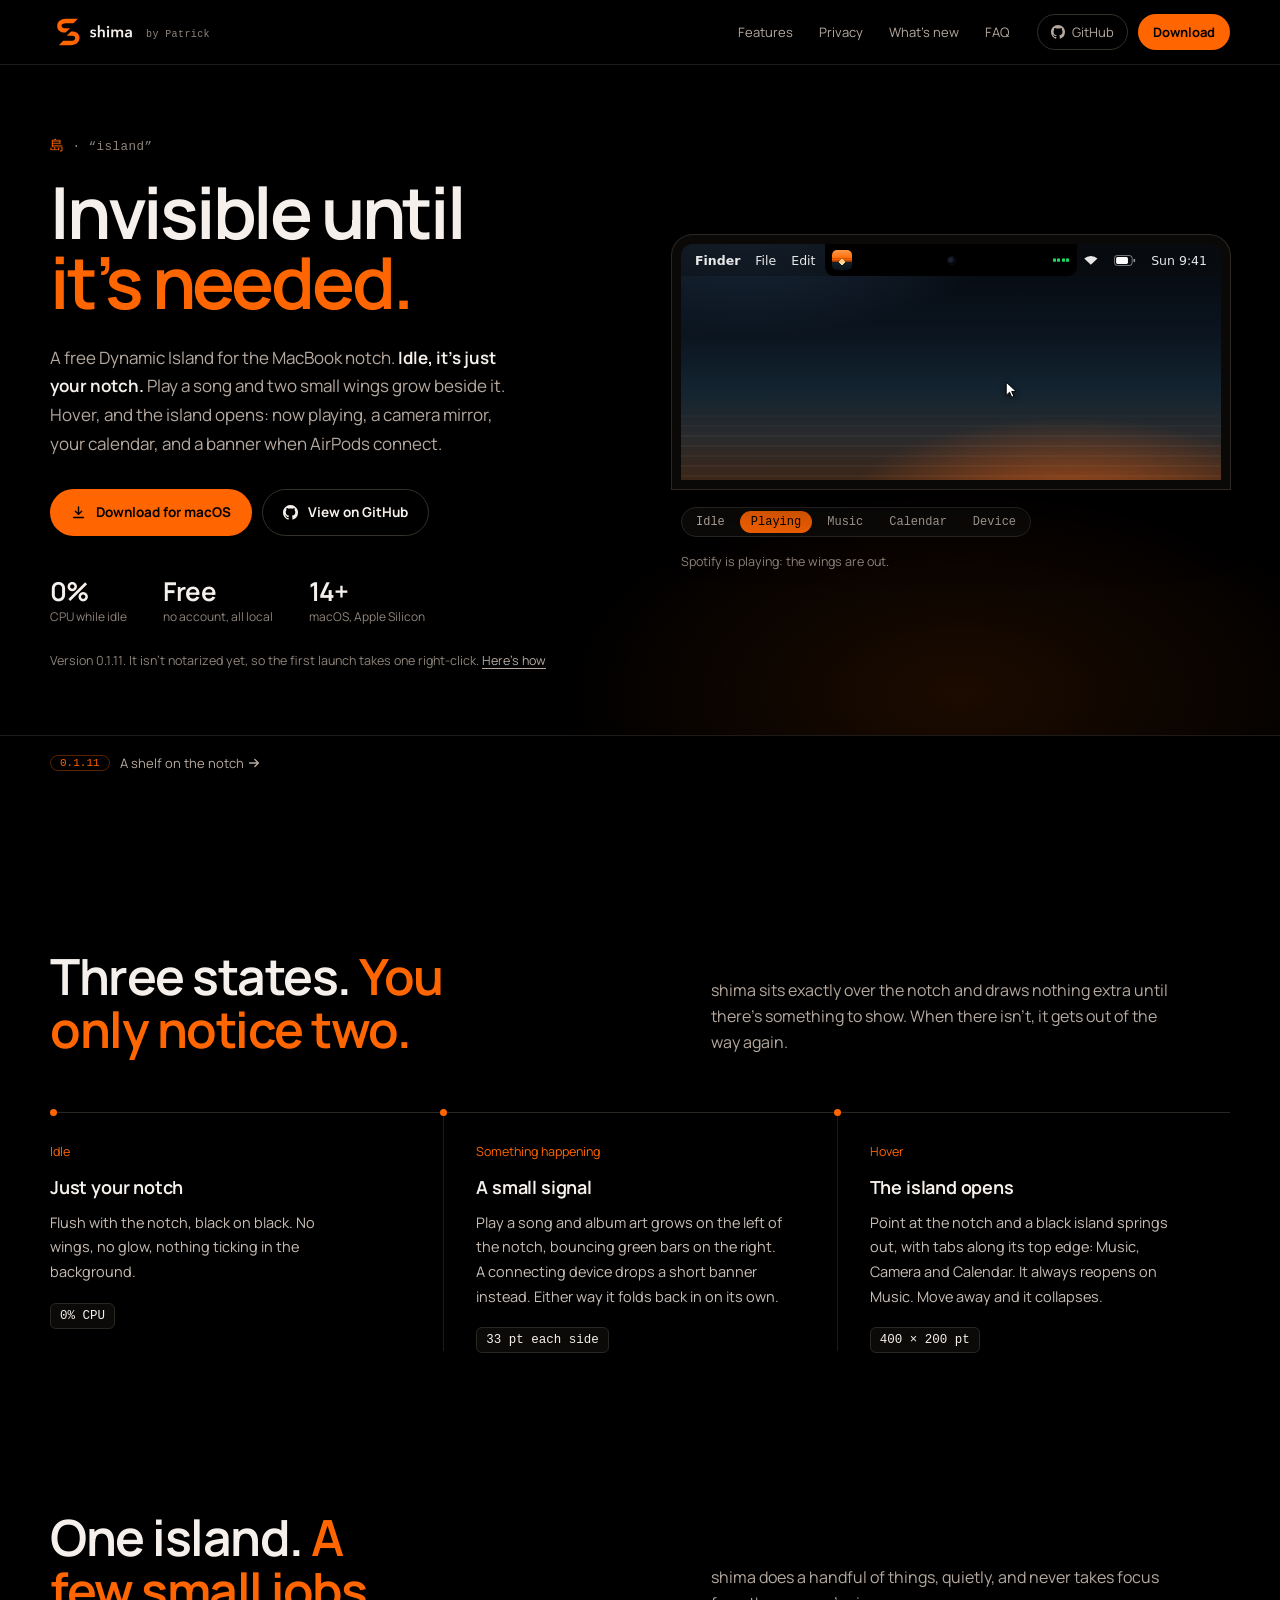
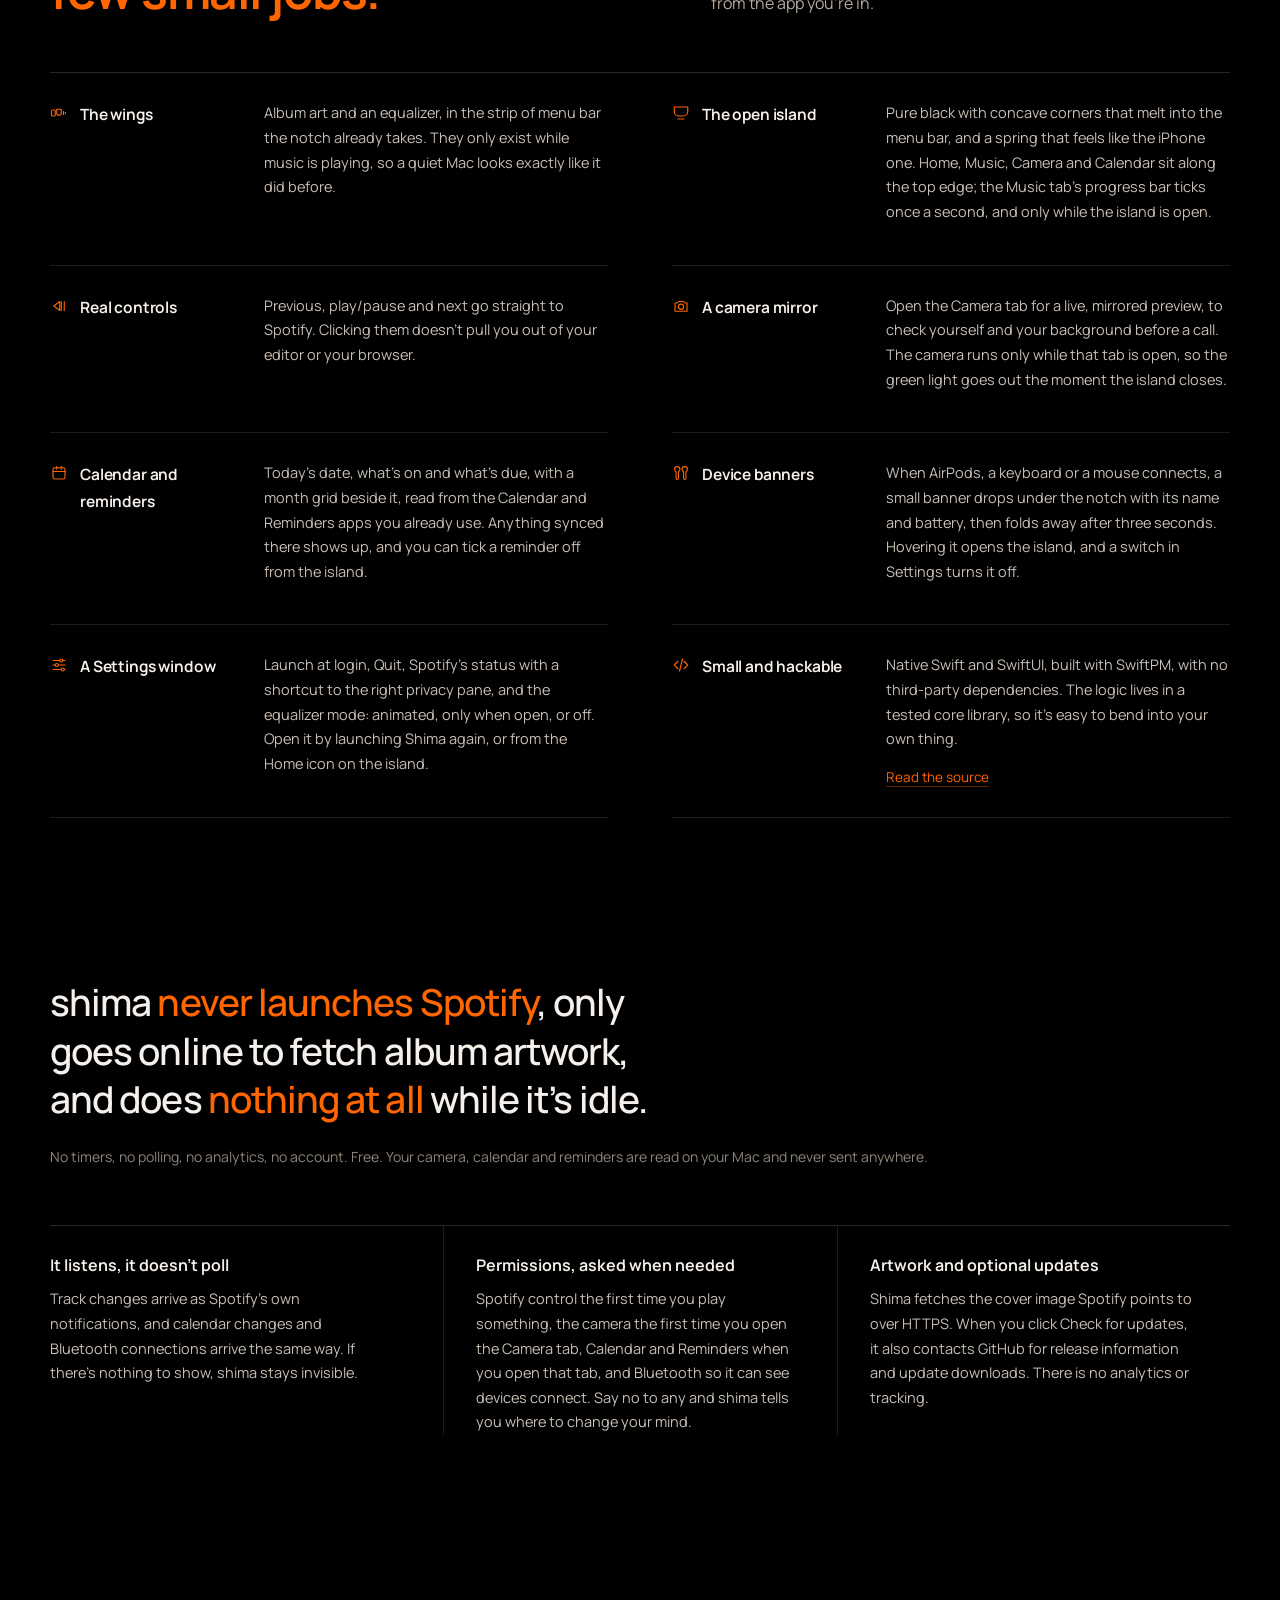
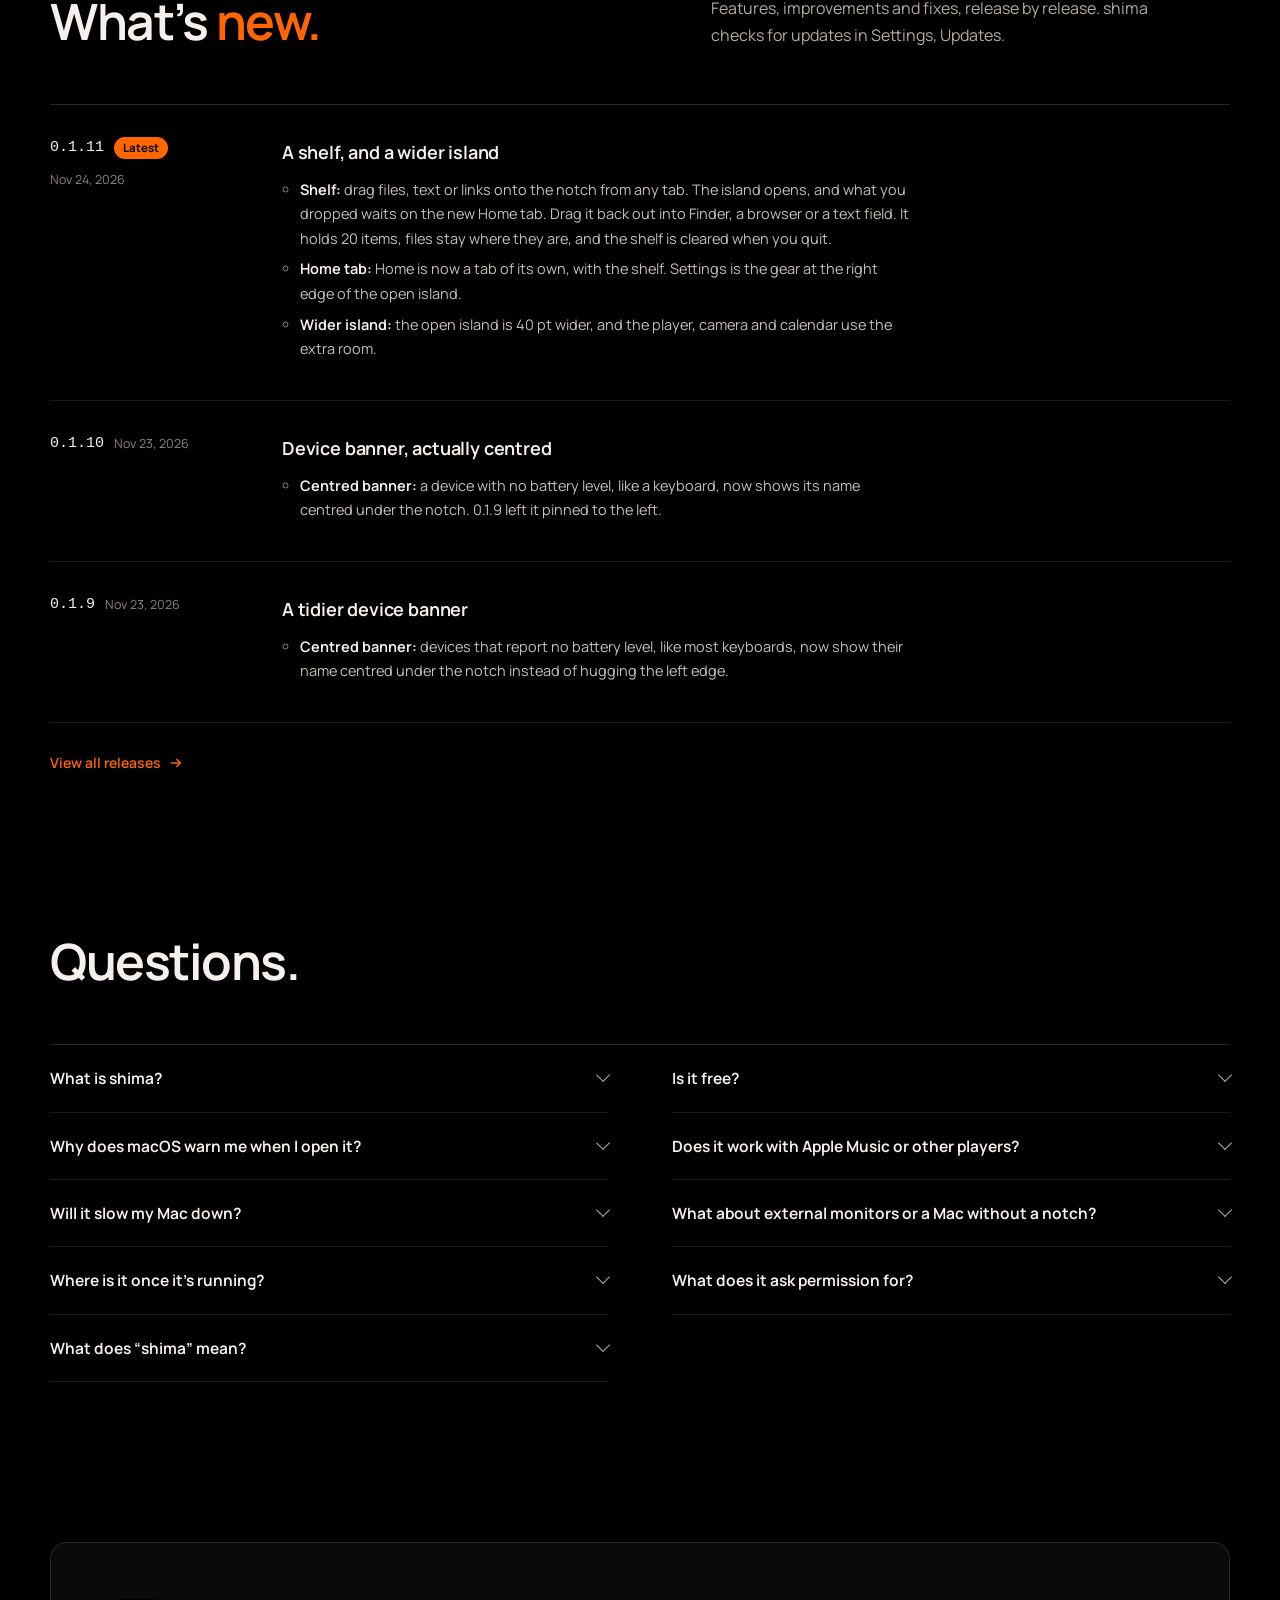
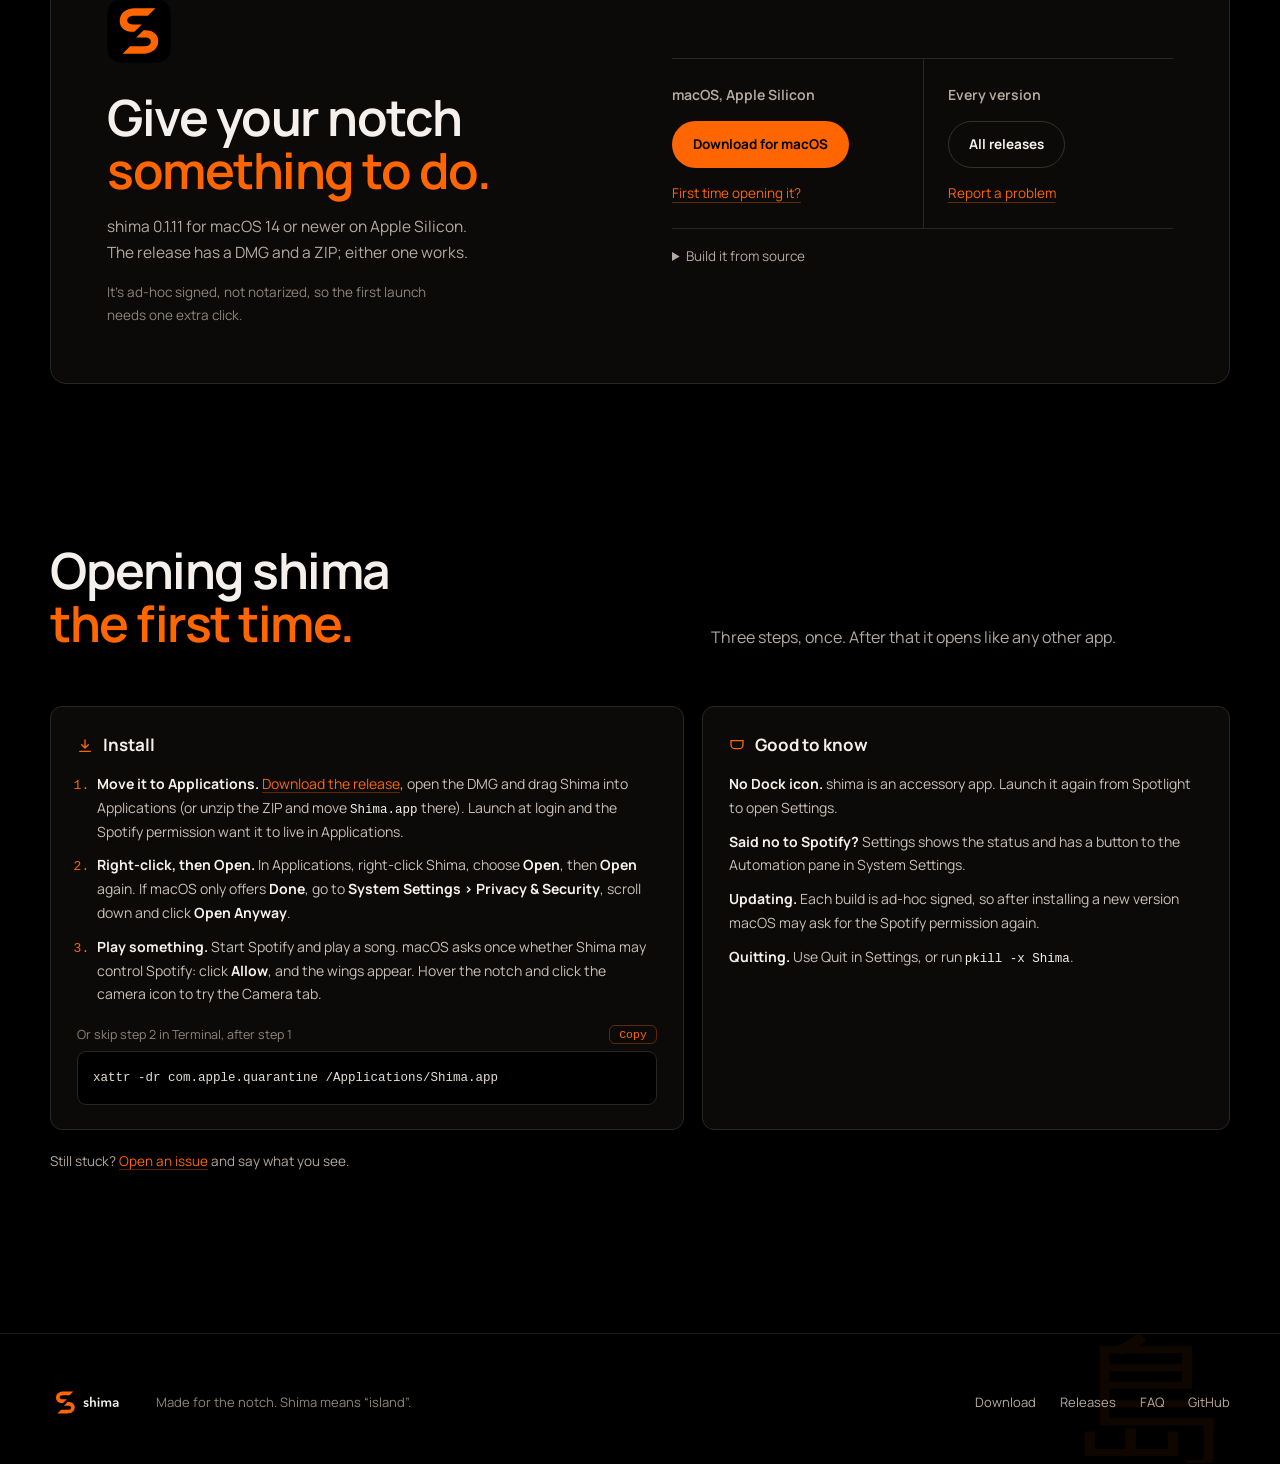
<file: docs/index.html>
<!doctype html>
<html lang="en">
<head>
  <meta charset="utf-8">
  <meta name="viewport" content="width=device-width, initial-scale=1">
  <meta name="color-scheme" content="dark">
  <meta name="theme-color" content="#000000">
  <title>shima | A free Dynamic Island for your MacBook notch</title>
  <meta name="description" content="shima is a free, local Dynamic Island for the MacBook notch. Invisible while idle. It shows what Spotify is playing, a camera mirror, your calendar and reminders, and a banner when AirPods connect. macOS 14+, Apple Silicon.">
  <link rel="canonical" href="https://beefysalad.github.io/Shima/">
  <meta property="og:type" content="website">
  <meta property="og:site_name" content="shima">
  <meta property="og:title" content="shima | A free Dynamic Island for your MacBook notch">
  <meta property="og:description" content="Invisible while idle. Spotify now playing, a camera mirror, your calendar and reminders, and device banners. Free and local, macOS 14+.">
  <meta property="og:url" content="https://beefysalad.github.io/Shima/">
  <meta property="og:image" content="https://beefysalad.github.io/Shima/site-assets/og.png">
  <meta property="og:image:width" content="1200">
  <meta property="og:image:height" content="630">
  <meta property="og:image:alt" content="The shima logo and the line Invisible until it is needed, in orange on black, with a small notch showing a device banner: Connected, AirPods 4, 82 percent.">
  <meta name="twitter:card" content="summary_large_image">
  <meta name="twitter:title" content="shima | A free Dynamic Island for your MacBook notch">
  <meta name="twitter:description" content="Invisible while idle. Music, a camera mirror, your calendar and device banners, in the notch.">
  <meta name="twitter:image" content="https://beefysalad.github.io/Shima/site-assets/og.png">
  <link rel="icon" href="site-assets/shima-icon.svg" type="image/svg+xml">
  <link rel="apple-touch-icon" href="site-assets/shima-icon-512.png">
  <link rel="stylesheet" href="site-assets/lander.css">
</head>
<body>
<a class="skip-link" href="#main">Skip to content</a>
<header class="site-header">
  <div class="header-inner wrap">
    <a class="brand" href="#main" aria-label="shima by Patrick, home"><img src="site-assets/shima-lockup.svg" alt="" width="98" height="30"><span class="brand-by" aria-hidden="true">by Patrick</span></a>
    <nav class="nav" aria-label="Main navigation"><a href="#features">Features</a><a href="#privacy">Privacy</a><a href="#changelog">What&rsquo;s new</a><a href="#faq">FAQ</a></nav>
    <div class="header-cta"><a class="ghost" href="https://github.com/beefysalad/Shima"><svg viewBox="0 0 16 16" width="14" height="14" fill="currentColor" aria-hidden="true"><path d="M8 0C3.58 0 0 3.58 0 8c0 3.54 2.29 6.53 5.47 7.59.4.07.55-.17.55-.38 0-.19-.01-.82-.01-1.49-2.01.37-2.53-.49-2.69-.94-.09-.23-.48-.94-.82-1.13-.28-.15-.68-.52-.01-.53.63-.01 1.08.58 1.23.82.72 1.21 1.87.87 2.33.66.07-.52.28-.87.51-1.07-1.78-.2-3.64-.89-3.64-3.95 0-.87.31-1.59.82-2.15-.08-.2-.36-1.02.08-2.12 0 0 .67-.21 2.2.82.64-.18 1.32-.27 2-.27s1.36.09 2 .27c1.53-1.04 2.2-.82 2.2-.82.44 1.1.16 1.92.08 2.12.51.56.82 1.27.82 2.15 0 3.07-1.87 3.75-3.65 3.95.29.25.54.73.54 1.48 0 1.07-.01 1.93-.01 2.2 0 .21.15.46.55.38A8.01 8.01 0 0 0 16 8c0-4.42-3.58-8-8-8Z"/></svg>GitHub</a><a class="pill" href="#install">Download</a></div>
  </div>
</header>

<main id="main">
  <section class="hero" aria-labelledby="hero-title">
    <div class="wrap hero-grid">
      <div class="hero-inner">
        <p class="kicker"><span lang="ja">島</span> &middot; &ldquo;island&rdquo;</p>
        <h1 id="hero-title">Invisible until<span class="q">it&rsquo;s needed.</span></h1>
        <p class="lede">A free Dynamic Island for the MacBook notch. <b>Idle, it&rsquo;s just your notch.</b> Play a song and two small wings grow beside it. Hover, and the island opens: now playing, a camera mirror, your calendar, and a banner when AirPods connect.</p>
        <div class="actions">
          <a class="button primary" href="https://github.com/beefysalad/Shima/releases/latest"><svg viewBox="0 0 24 24" aria-hidden="true"><path d="M12 3v12m0 0-5-5m5 5 5-5M4 20h16" fill="none" stroke="currentColor" stroke-width="2.2" stroke-linecap="round" stroke-linejoin="round"/></svg>Download for macOS</a>
          <a class="button secondary" href="https://github.com/beefysalad/Shima"><svg viewBox="0 0 16 16" aria-hidden="true"><path d="M8 0C3.58 0 0 3.58 0 8c0 3.54 2.29 6.53 5.47 7.59.4.07.55-.17.55-.38 0-.19-.01-.82-.01-1.49-2.01.37-2.53-.49-2.69-.94-.09-.23-.48-.94-.82-1.13-.28-.15-.68-.52-.01-.53.63-.01 1.08.58 1.23.82.72 1.21 1.87.87 2.33.66.07-.52.28-.87.51-1.07-1.78-.2-3.64-.89-3.64-3.95 0-.87.31-1.59.82-2.15-.08-.2-.36-1.02.08-2.12 0 0 .67-.21 2.2.82.64-.18 1.32-.27 2-.27s1.36.09 2 .27c1.53-1.04 2.2-.82 2.2-.82.44 1.1.16 1.92.08 2.12.51.56.82 1.27.82 2.15 0 3.07-1.87 3.75-3.65 3.95.29.25.54.73.54 1.48 0 1.07-.01 1.93-.01 2.2 0 .21.15.46.55.38A8.01 8.01 0 0 0 16 8c0-4.42-3.58-8-8-8Z"/></svg>View on GitHub</a>
        </div>
        <div class="facts">
          <div><b>0%</b><span>CPU while idle</span></div>
          <div><b>Free</b><span>no account, all local</span></div>
          <div><b>14+</b><span>macOS, Apple Silicon</span></div>
        </div>
        <p class="first-time">Version 0.1.11. It isn&rsquo;t notarized yet, so the first launch takes one right-click. <a href="#first-launch">Here&rsquo;s how</a></p>
      </div>

      <figure class="stage" aria-labelledby="stage-cap">
        <div class="screen" data-state="open" id="screen">
          <div class="menubar" aria-hidden="true">
            <span class="mb-left"><b>Finder</b><span class="mb-x">File</span><span class="mb-x">Edit</span></span>
            <span class="mb-right"><svg class="mb-ico" viewBox="0 0 20 14"><path d="M10 12.5 1.6 4.6a12 12 0 0 1 16.8 0Z" fill="currentColor" opacity=".9"/></svg><svg class="mb-ico" viewBox="0 0 26 13"><rect x=".5" y=".5" width="21" height="12" rx="3.5" fill="none" stroke="currentColor" opacity=".55"/><rect x="2.5" y="2.5" width="14" height="8" rx="1.8" fill="currentColor"/><rect x="23" y="4.5" width="2" height="4" rx="1" fill="currentColor" opacity=".55"/></svg><span class="clock">Sun 9:41</span></span>
          </div>

          <div class="isl" id="island" aria-hidden="true">
            <span class="isl-ear l"></span><span class="isl-ear r"></span>
            <div class="isl-body">
              <div class="wings">
                <span class="wing"><span class="art art-mini"></span></span>
                <span class="wing"><span class="eq"><i></i><i></i><i></i><i></i></span></span>
              </div>
              <div class="open">
                <span class="hub-tabs" aria-hidden="true">
                  <span class="tab t-home"><svg viewBox="0 0 24 24"><path d="M4 11l8-7 8 7v9h-5v-6H9v6H4z"/></svg></span>
                  <span class="tab t-music"><svg viewBox="0 0 24 24"><path d="M9 18V6l10-2v12"/><circle cx="6.5" cy="18" r="2.5"/><circle cx="16.5" cy="16" r="2.5"/></svg></span>
                  <span class="tab t-cam"><svg viewBox="0 0 24 24"><path d="M4 8h3l1.5-2h7L17 8h3v11H4z"/><circle cx="12" cy="13" r="3.5"/></svg></span>
                  <span class="tab t-cal"><svg viewBox="0 0 24 24"><rect x="4" y="5" width="16" height="15" rx="2.5"/><path d="M4 10h16M9 3v4M15 3v4"/></svg></span>
                </span>
                <div class="np-view">
                  <span class="art art-big"></span>
                  <b class="np-title">Low Tide, High Noon</b>
                  <span class="np-artist">The Harbour Lights</span>
                  <span class="prog"><i id="prog-fill"></i></span>
                  <span class="times"><span id="t-el">1:24</span><span id="t-rem">-2:13</span></span>
                  <span class="ctl prev"><svg viewBox="0 0 24 24"><path d="M11 12 20 6v12Zm-7 0 7-6v12Z" fill="currentColor"/><rect x="3" y="6" width="2" height="12" rx="1" fill="currentColor"/></svg></span>
                  <span class="ctl play"><svg viewBox="0 0 24 24"><rect x="7" y="5.5" width="3.4" height="13" rx="1.2" fill="currentColor"/><rect x="13.6" y="5.5" width="3.4" height="13" rx="1.2" fill="currentColor"/></svg></span>
                  <span class="ctl next"><svg viewBox="0 0 24 24"><path d="M13 12 4 6v12Zm7 0-7-6v12Z" fill="currentColor"/><rect x="19" y="6" width="2" height="12" rx="1" fill="currentColor"/></svg></span>
                </div>
                <div class="cal-view">
                  <span class="cal-dow"><b>FRI</b><u></u><span>NOV</span></span>
                  <span class="cal-num">20</span>
                  <span class="cal-row r1"><i></i><b>Standup</b><em>Now &middot; 9:30&ndash;10:00</em></span>
                  <span class="cal-row r2"><i></i><b>Design review</b><em>11:00&ndash;12:00</em></span>
                  <span class="cal-row r3"><s></s><b>Renew passport</b><em>Today</em></span>
                  <span class="cal-mon"><b>NOVEMBER</b> 2026</span>
                  <span class="cal-wk"><i>S</i><i>M</i><i>T</i><i>W</i><i>T</i><i>F</i><i>S</i></span>
                  <span class="cal-grid"><i>1</i><i>2</i><i class="d">3</i><i>4</i><i>5</i><i>6</i><i>7</i><i>8</i><i class="d">9</i><i>10</i><i>11</i><i>12</i><i class="d">13</i><i>14</i><i>15</i><i>16</i><i>17</i><i>18</i><i>19</i><i class="t d">20</i><i>21</i><i>22</i><i>23</i><i>24</i><i>25</i><i>26</i><i class="d">27</i><i>28</i><i>29</i><i>30</i><i class="o">1</i><i class="o">2</i><i class="o">3</i><i class="o">4</i><i class="o">5</i></span>
                </div>
              </div>
              <div class="peek" aria-hidden="true">
                <span class="pk-badge"><svg viewBox="0 0 24 24"><path d="M7 3.5a3.6 3.6 0 0 0-3.6 3.6c0 1.6.9 2.7 2 3.3V19a1.6 1.6 0 0 0 3.2 0v-8.6c1.1-.6 2-1.7 2-3.3A3.6 3.6 0 0 0 7 3.5Z"/><path d="M17 3.5a3.6 3.6 0 0 1 3.6 3.6c0 1.6-.9 2.7-2 3.3V19a1.6 1.6 0 0 1-3.2 0v-8.6c-1.1-.6-2-1.7-2-3.3A3.6 3.6 0 0 1 17 3.5Z"/></svg></span>
                <b class="pk-title">Connected</b>
                <span class="pk-name">AirPods 4</span>
                <span class="pk-batt">82%<svg viewBox="0 0 24 12"><rect x=".6" y=".6" width="20" height="10.8" rx="3" fill="none" stroke="currentColor" opacity=".5"/><rect x="2" y="2" width="14" height="8" rx="1.6" fill="currentColor"/><rect x="21.8" y="4" width="1.6" height="4" rx=".8" fill="currentColor" opacity=".5"/></svg></span>
              </div>
            </div>
            <span class="lens"></span>
          </div>

          <svg class="cursor" viewBox="0 0 16 22" aria-hidden="true"><path d="M1.5 1.5v16.2l4.1-3.9 2.7 6.2 2.6-1.1-2.7-6.1h5.6Z" fill="#fff" stroke="#000" stroke-width="1.2" stroke-linejoin="round"/></svg>
          <div class="sea" aria-hidden="true"></div>
        </div>
        <figcaption class="stage-cap" id="stage-cap">
          <span class="sr-only">A drawing of the top of a MacBook screen. shima cycles through what it can show: idle, flush with the notch; playing, with album art and green equalizer bars beside the notch; the open island on its Music tab, with the song, a progress bar and playback controls; the open island on its Calendar tab, with today&rsquo;s events and reminders and a month grid; and a small banner under the notch when AirPods connect.</span>
          <span class="stage-btns" role="group" aria-label="Show a state">
            <button type="button" data-show="idle" aria-pressed="false">Idle</button>
            <button type="button" data-show="live" aria-pressed="false">Playing</button>
            <button type="button" data-show="open" aria-pressed="true">Music</button>
            <button type="button" data-show="calendar" aria-pressed="false">Calendar</button>
            <button type="button" data-show="peek" aria-pressed="false">Device</button>
          </span>
          <span class="stage-note" id="stage-note" aria-hidden="true">Hover the notch to open it.</span>
        </figcaption>
      </figure>
    </div>
  </section>
  <div class="wrap news"><span class="tag">0.1.11</span><a href="#changelog">A shelf on the notch <svg class="arrow" viewBox="0 0 16 16" aria-hidden="true"><path d="M3 8h10M9 4l4 4-4 4"/></svg></a></div>

  <section class="k-sec wrap" id="how" aria-labelledby="how-title">
    <header class="k-head">
      <h2 id="how-title">Three states. <em>You only notice two.</em></h2>
      <p>shima sits exactly over the notch and draws nothing extra until there&rsquo;s something to show. When there isn&rsquo;t, it gets out of the way again.</p>
    </header>
    <ol class="relay">
      <li><span class="relay-who">Idle</span><h3>Just your notch</h3><p>Flush with the notch, black on black. No wings, no glow, nothing ticking in the background.</p><code>0% CPU</code></li>
      <li><span class="relay-who">Something happening</span><h3>A small signal</h3><p>Play a song and album art grows on the left of the notch, bouncing green bars on the right. A connecting device drops a short banner instead. Either way it folds back in on its own.</p><code>33 pt each side</code></li>
      <li><span class="relay-who">Hover</span><h3>The island opens</h3><p>Point at the notch and a black island springs out, with tabs along its top edge: Music, Camera and Calendar. It always reopens on Music. Move away and it collapses.</p><code>400 &times; 200 pt</code></li>
    </ol>
  </section>

  <section class="k-sec wrap" id="features" aria-labelledby="features-title">
    <header class="k-head">
      <h2 id="features-title">One island. <em>A few small jobs.</em></h2>
      <p>shima does a handful of things, quietly, and never takes focus from the app you&rsquo;re in.</p>
    </header>
    <dl class="index">
      <div><dt><span class="b-ico"><svg viewBox="0 0 24 24" aria-hidden="true"><rect x="2" y="8" width="5" height="8" rx="1.5"/><path d="M9 7h6v5a3 3 0 0 1-6 0Z"/><path d="M18 10v4M20.5 11v2"/></svg></span>The wings</dt><dd><p>Album art and an equalizer, in the strip of menu bar the notch already takes. They only exist while music is playing, so a quiet Mac looks exactly like it did before.</p></dd></div>
      <div><dt><span class="b-ico"><svg viewBox="0 0 24 24" aria-hidden="true"><path d="M3 4h18v6a6 6 0 0 1-6 6H9a6 6 0 0 1-6-6Z"/><path d="M8 20h8"/></svg></span>The open island</dt><dd><p>Pure black with concave corners that melt into the menu bar, and a spring that feels like the iPhone one. Home, Music, Camera and Calendar sit along the top edge; the Music tab&rsquo;s progress bar ticks once a second, and only while the island is open.</p></dd></div>
      <div><dt><span class="b-ico"><svg viewBox="0 0 24 24" aria-hidden="true"><path d="M5 12l8-6v12Z"/><path d="M15 6v12M19 6v12"/></svg></span>Real controls</dt><dd><p>Previous, play/pause and next go straight to Spotify. Clicking them doesn&rsquo;t pull you out of your editor or your browser.</p></dd></div>
      <div><dt><span class="b-ico"><svg viewBox="0 0 24 24" aria-hidden="true"><path d="M4 8h3l1.5-2h7L17 8h3v11H4z"/><circle cx="12" cy="13" r="3.5"/></svg></span>A camera mirror</dt><dd><p>Open the Camera tab for a live, mirrored preview, to check yourself and your background before a call. The camera runs only while that tab is open, so the green light goes out the moment the island closes.</p></dd></div>
      <div><dt><span class="b-ico"><svg viewBox="0 0 24 24" aria-hidden="true"><rect x="4" y="5" width="16" height="15" rx="2.5"/><path d="M4 10h16M9 3v4M15 3v4"/></svg></span><span class="dt-text">Calendar and reminders</span></dt><dd><p>Today&rsquo;s date, what&rsquo;s on and what&rsquo;s due, with a month grid beside it, read from the Calendar and Reminders apps you already use. Anything synced there shows up, and you can tick a reminder off from the island.</p></dd></div>
      <div><dt><span class="b-ico"><svg viewBox="0 0 24 24" aria-hidden="true"><path d="M7 3.5a3.6 3.6 0 0 0-3.6 3.6c0 1.6.9 2.7 2 3.3V19a1.6 1.6 0 0 0 3.2 0v-8.6c1.1-.6 2-1.7 2-3.3A3.6 3.6 0 0 0 7 3.5Z"/><path d="M17 3.5a3.6 3.6 0 0 1 3.6 3.6c0 1.6-.9 2.7-2 3.3V19a1.6 1.6 0 0 1-3.2 0v-8.6c-1.1-.6-2-1.7-2-3.3A3.6 3.6 0 0 1 17 3.5Z"/></svg></span><span class="dt-text">Device banners</span></dt><dd><p>When AirPods, a keyboard or a mouse connects, a small banner drops under the notch with its name and battery, then folds away after three seconds. Hovering it opens the island, and a switch in Settings turns it off.</p></dd></div>
      <div><dt><span class="b-ico"><svg viewBox="0 0 24 24" aria-hidden="true"><path d="M4 6h9M17 6h3M4 12h3M11 12h9M4 18h11M19 18h1"/><circle cx="15" cy="6" r="2"/><circle cx="9" cy="12" r="2"/><circle cx="17" cy="18" r="2"/></svg></span>A Settings window</dt><dd><p>Launch at login, Quit, Spotify&rsquo;s status with a shortcut to the right privacy pane, and the equalizer mode: animated, only when open, or off. Open it by launching Shima again, or from the Home icon on the island.</p></dd></div>
      <div><dt><span class="b-ico"><svg viewBox="0 0 24 24" aria-hidden="true"><path d="m8 7-5 5 5 5M16 7l5 5-5 5M14 4l-4 16"/></svg></span>Small and hackable</dt><dd><p>Native Swift and SwiftUI, built with SwiftPM, with no third-party dependencies. The logic lives in a tested core library, so it&rsquo;s easy to bend into your own thing.</p><a class="k-link" href="https://github.com/beefysalad/Shima">Read the source</a></dd></div>
    </dl>
  </section>

  <section class="k-sec wrap" id="privacy" aria-labelledby="privacy-title">
    <h2 class="sr-only" id="privacy-title">Privacy and cost</h2>
    <div class="statement">
      <p>shima <em>never launches Spotify</em>, only goes online to fetch album artwork, and does <em>nothing at all</em> while it&rsquo;s idle.</p>
      <p class="statement-foot">No timers, no polling, no analytics, no account. Free. Your camera, calendar and reminders are read on your Mac and never sent anywhere.</p>
    </div>
    <ul class="trio">
      <li><h3>It listens, it doesn&rsquo;t poll</h3><p>Track changes arrive as Spotify&rsquo;s own notifications, and calendar changes and Bluetooth connections arrive the same way. If there&rsquo;s nothing to show, shima stays invisible.</p></li>
      <li><h3>Permissions, asked when needed</h3><p>Spotify control the first time you play something, the camera the first time you open the Camera tab, Calendar and Reminders when you open that tab, and Bluetooth so it can see devices connect. Say no to any and shima tells you where to change your mind.</p></li>
      <li><h3>Artwork and optional updates</h3><p>Shima fetches the cover image Spotify points to over HTTPS. When you click Check for updates, it also contacts GitHub for release information and update downloads. There is no analytics or tracking.</p></li>
    </ul>
  </section>

  <section class="k-sec wrap" id="changelog" aria-labelledby="changelog-title">
    <header class="k-head">
      <h2 id="changelog-title">What&rsquo;s <em>new.</em></h2>
      <p>Features, improvements and fixes, release by release. shima checks for updates in Settings, Updates.</p>
    </header>
    <ol class="releases">
      <li class="release">
        <div class="release-meta"><span class="version">0.1.11</span><span class="badge">Latest</span><time datetime="2026-11-24">Nov 24, 2026</time></div>
        <div class="release-body">
          <h3>A shelf, and a wider island</h3>
          <ul>
          <li><b>Shelf:</b> drag files, text or links onto the notch from any tab. The island opens, and what you dropped waits on the new Home tab. Drag it back out into Finder, a browser or a text field. It holds 20 items, files stay where they are, and the shelf is cleared when you quit.</li>
          <li><b>Home tab:</b> Home is now a tab of its own, with the shelf. Settings is the gear at the right edge of the open island.</li>
          <li><b>Wider island:</b> the open island is 40 pt wider, and the player, camera and calendar use the extra room.</li>
          </ul>
        </div>
      </li>
      <li class="release">
        <div class="release-meta"><span class="version">0.1.10</span><time datetime="2026-11-23">Nov 23, 2026</time></div>
        <div class="release-body">
          <h3>Device banner, actually centred</h3>
          <ul>
            <li><b>Centred banner:</b> a device with no battery level, like a keyboard, now shows its name centred under the notch. 0.1.9 left it pinned to the left.</li>
          </ul>
        </div>
      </li>
      <li class="release">
        <div class="release-meta"><span class="version">0.1.9</span><time datetime="2026-11-23">Nov 23, 2026</time></div>
        <div class="release-body">
          <h3>A tidier device banner</h3>
          <ul>
            <li><b>Centred banner:</b> devices that report no battery level, like most keyboards, now show their name centred under the notch instead of hugging the left edge.</li>
          </ul>
        </div>
      </li>
    </ol>
    <a class="all-releases" href="releases.html">View all releases <svg class="arrow" viewBox="0 0 16 16" aria-hidden="true"><path d="M3 8h10M9 4l4 4-4 4"/></svg></a>
  </section>

  <section class="k-sec wrap" id="faq" aria-labelledby="faq-title">
    <header class="k-head"><h2 id="faq-title">Questions.</h2></header>
    <div class="k-faq">
      <details><summary>What is shima?</summary><p>A small Mac app that turns the MacBook notch into a Dynamic Island, like the one on the iPhone. Today it shows what Spotify is playing, a camera mirror, your calendar and reminders, a shelf for files, text and links, and a banner when AirPods or a keyboard connects. It&rsquo;s a personal project: small, local and easy to hack on.</p></details>
      <details><summary>Is it free?</summary><p>Yes. No price, no account, no trial. The source is on <a href="https://github.com/beefysalad/Shima">GitHub</a>.</p></details>
      <details><summary>Why does macOS warn me when I open it?</summary><p>shima is ad-hoc signed and not notarized by Apple, so Gatekeeper blocks the first double-click. Right-click it and choose Open once, or use the one-line Terminal command in <a href="#first-launch">the first-launch steps</a>.</p></details>
      <details><summary>Does it work with Apple Music or other players?</summary><p>Not yet. Version 0.1.11 talks to the Spotify desktop app only for music. Without Spotify running, the wings simply don&rsquo;t appear, and the camera and calendar are separate tabs.</p></details>
      <details><summary>Will it slow my Mac down?</summary><p>It&rsquo;s built not to. While idle, it runs no timers and does no polling. While music plays it&rsquo;s event-driven, and the equalizer runs at a low frame rate; you can turn it off in Settings. The camera runs only while the Camera tab is open.</p></details>
      <details><summary>What about external monitors or a Mac without a notch?</summary><p>shima only uses the built-in display for now. On a built-in screen without a notch it becomes an invisible hover zone at the top centre. External monitors and clamshell mode are still on the list.</p></details>
      <details><summary>Where is it once it&rsquo;s running?</summary><p>There&rsquo;s no Dock icon. Launch Shima again from Spotlight or Finder to open Settings, or click the gear at the right edge of the open island. Quit from Settings, or from the small capsule icon in the menu bar if your menu bar has room for it.</p></details>
      <details><summary>What does it ask permission for?</summary><p>Spotify control (Automation) the first time you play something, and the camera the first time you open the Camera tab. It also asks for Calendar and Reminders when you open that tab, and Bluetooth so it can see a device connect. Each is asked once, only when the feature is used, and shima points you to the right System Settings pane if you say no.</p></details>
      <details><summary>What does &ldquo;shima&rdquo; mean?</summary><p><span lang="ja">島</span>, shima, is Japanese for &ldquo;island&rdquo;. A small island in the notch.</p></details>
    </div>
  </section>

  <section class="k-sec wrap" id="install" aria-labelledby="install-title">
    <div class="get">
      <div class="get-copy">
        <img class="get-icon" src="site-assets/shima-icon.svg" alt="" width="64" height="64">
        <h2 id="install-title">Give your notch <em>something to do.</em></h2>
        <p>shima 0.1.11 for macOS 14 or newer on Apple Silicon. The release has a DMG and a ZIP; either one works.</p>
        <p class="note">It&rsquo;s ad-hoc signed, not notarized, so the first launch needs one extra click.</p>
      </div>
      <div class="get-os">
        <div class="os"><h3>macOS, Apple Silicon</h3><a class="button primary" href="https://github.com/beefysalad/Shima/releases/latest">Download for macOS</a><a class="k-link" href="#first-launch">First time opening it?</a></div>
        <div class="os"><h3>Every version</h3><a class="button secondary" href="https://github.com/beefysalad/Shima/releases">All releases</a><a class="k-link" href="https://github.com/beefysalad/Shima/issues">Report a problem</a></div>
        <details class="src"><summary>Build it from source</summary><p class="src-more"><a class="k-link" href="https://github.com/beefysalad/Shima#build-and-run">Full build instructions</a></p><pre><code>git clone https://github.com/beefysalad/Shima.git
cd Shima
swift test          # run the core tests
scripts/bundle.sh   # builds dist/Shima.app</code></pre></details>
      </div>
    </div>
  </section>

  <section class="k-sec wrap" id="first-launch" aria-labelledby="guide-title">
    <header class="k-head">
      <h2 id="guide-title">Opening shima <em>the first time.</em></h2>
      <p>Three steps, once. After that it opens like any other app.</p>
    </header>
    <div class="guide-grid">
      <article class="guide-card" aria-labelledby="guide-steps">
        <h3 id="guide-steps"><svg class="os-icon" viewBox="0 0 24 24" aria-hidden="true"><path d="M12 3v12m0 0-5-5m5 5 5-5M4 20h16" fill="none" stroke="currentColor" stroke-width="2" stroke-linecap="round" stroke-linejoin="round"/></svg>Install</h3>
        <ol class="steps">
          <li><b>Move it to Applications.</b> <a href="https://github.com/beefysalad/Shima/releases/latest">Download the release</a>, open the DMG and drag Shima into Applications (or unzip the ZIP and move <code>Shima.app</code> there). Launch at login and the Spotify permission want it to live in Applications.</li>
          <li><b>Right-click, then Open.</b> In Applications, right-click Shima, choose <b>Open</b>, then <b>Open</b> again. If macOS only offers <b>Done</b>, go to <b>System Settings &rsaquo; Privacy &amp; Security</b>, scroll down and click <b>Open Anyway</b>.</li>
          <li><b>Play something.</b> Start Spotify and play a song. macOS asks once whether Shima may control Spotify: click <b>Allow</b>, and the wings appear. Hover the notch and click the camera icon to try the Camera tab.</li>
        </ol>
        <div class="guide-shortcut"><div class="command-heading"><span>Or skip step 2 in Terminal, after step 1</span><button type="button" data-copy="xattr -dr com.apple.quarantine /Applications/Shima.app" aria-label="Copy the Terminal command">Copy</button></div><pre><code>xattr -dr com.apple.quarantine /Applications/Shima.app</code></pre></div>
      </article>
      <article class="guide-card" aria-labelledby="guide-after">
        <h3 id="guide-after"><svg class="os-icon" viewBox="0 0 24 24" aria-hidden="true"><path d="M3 4h18v6a6 6 0 0 1-6 6H9a6 6 0 0 1-6-6Z" fill="none" stroke="currentColor" stroke-width="2"/></svg>Good to know</h3>
        <ul class="steps plain">
          <li><b>No Dock icon.</b> shima is an accessory app. Launch it again from Spotlight to open Settings.</li>
          <li><b>Said no to Spotify?</b> Settings shows the status and has a button to the Automation pane in System Settings.</li>
          <li><b>Updating.</b> Each build is ad-hoc signed, so after installing a new version macOS may ask for the Spotify permission again.</li>
          <li><b>Quitting.</b> Use Quit in Settings, or run <code>pkill -x Shima</code>.</li>
        </ul>
      </article>
    </div>
    <p class="guide-foot">Still stuck? <a href="https://github.com/beefysalad/Shima/issues">Open an issue</a> and say what you see.</p>
  </section>
</main>

<footer class="k-foot">
  <span class="foot-kanji" aria-hidden="true">島</span>
  <div class="wrap k-foot-row">
    <a class="brand brand-foot" href="#main" aria-label="shima, back to top"><img src="site-assets/shima-lockup.svg" alt="" width="82" height="25"></a>
    <p>Made for the notch. Shima means &ldquo;island&rdquo;.</p>
    <nav aria-label="Footer"><a href="#install">Download</a><a href="releases.html">Releases</a><a href="#faq">FAQ</a><a href="https://github.com/beefysalad/Shima">GitHub</a></nav>
  </div>
</footer>
<div id="copy-status" class="sr-only" role="status" aria-live="polite"></div>
<script src="site-assets/lander.js"></script>
</body>
</html>
</file>
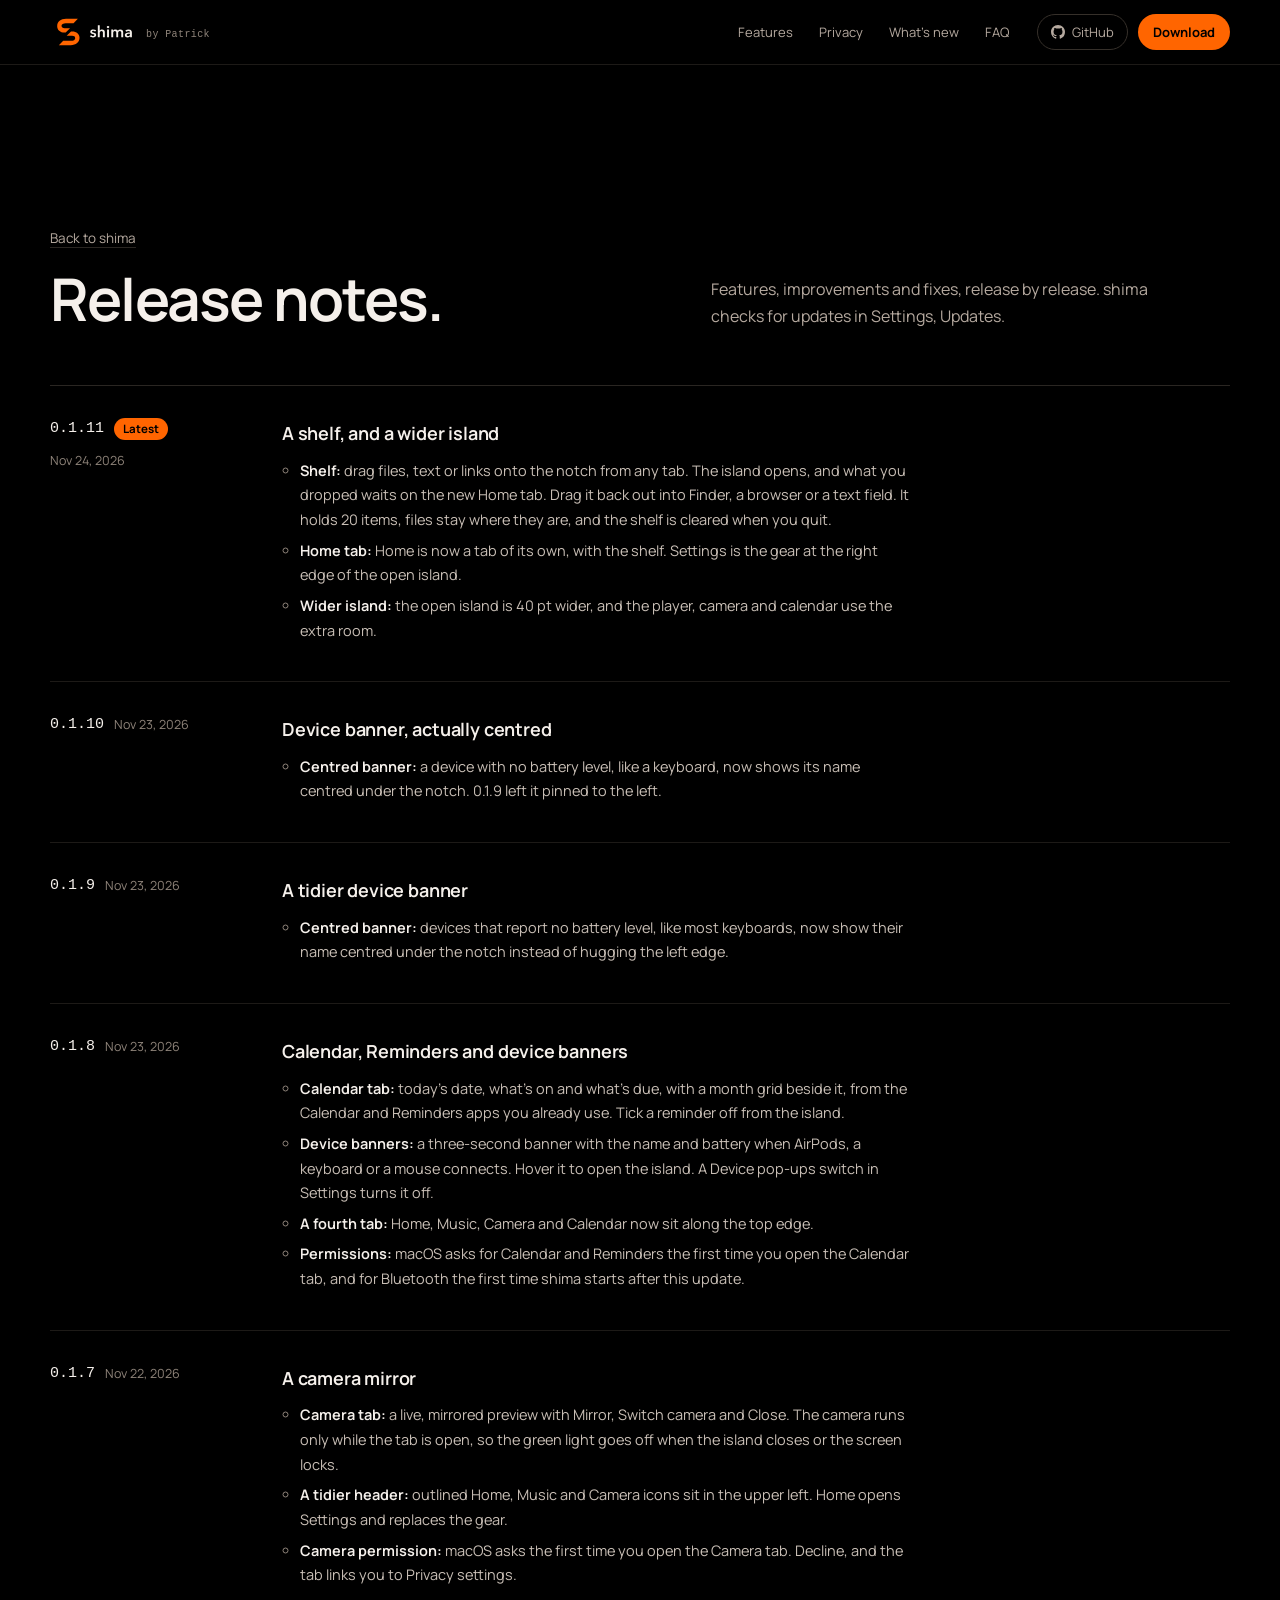
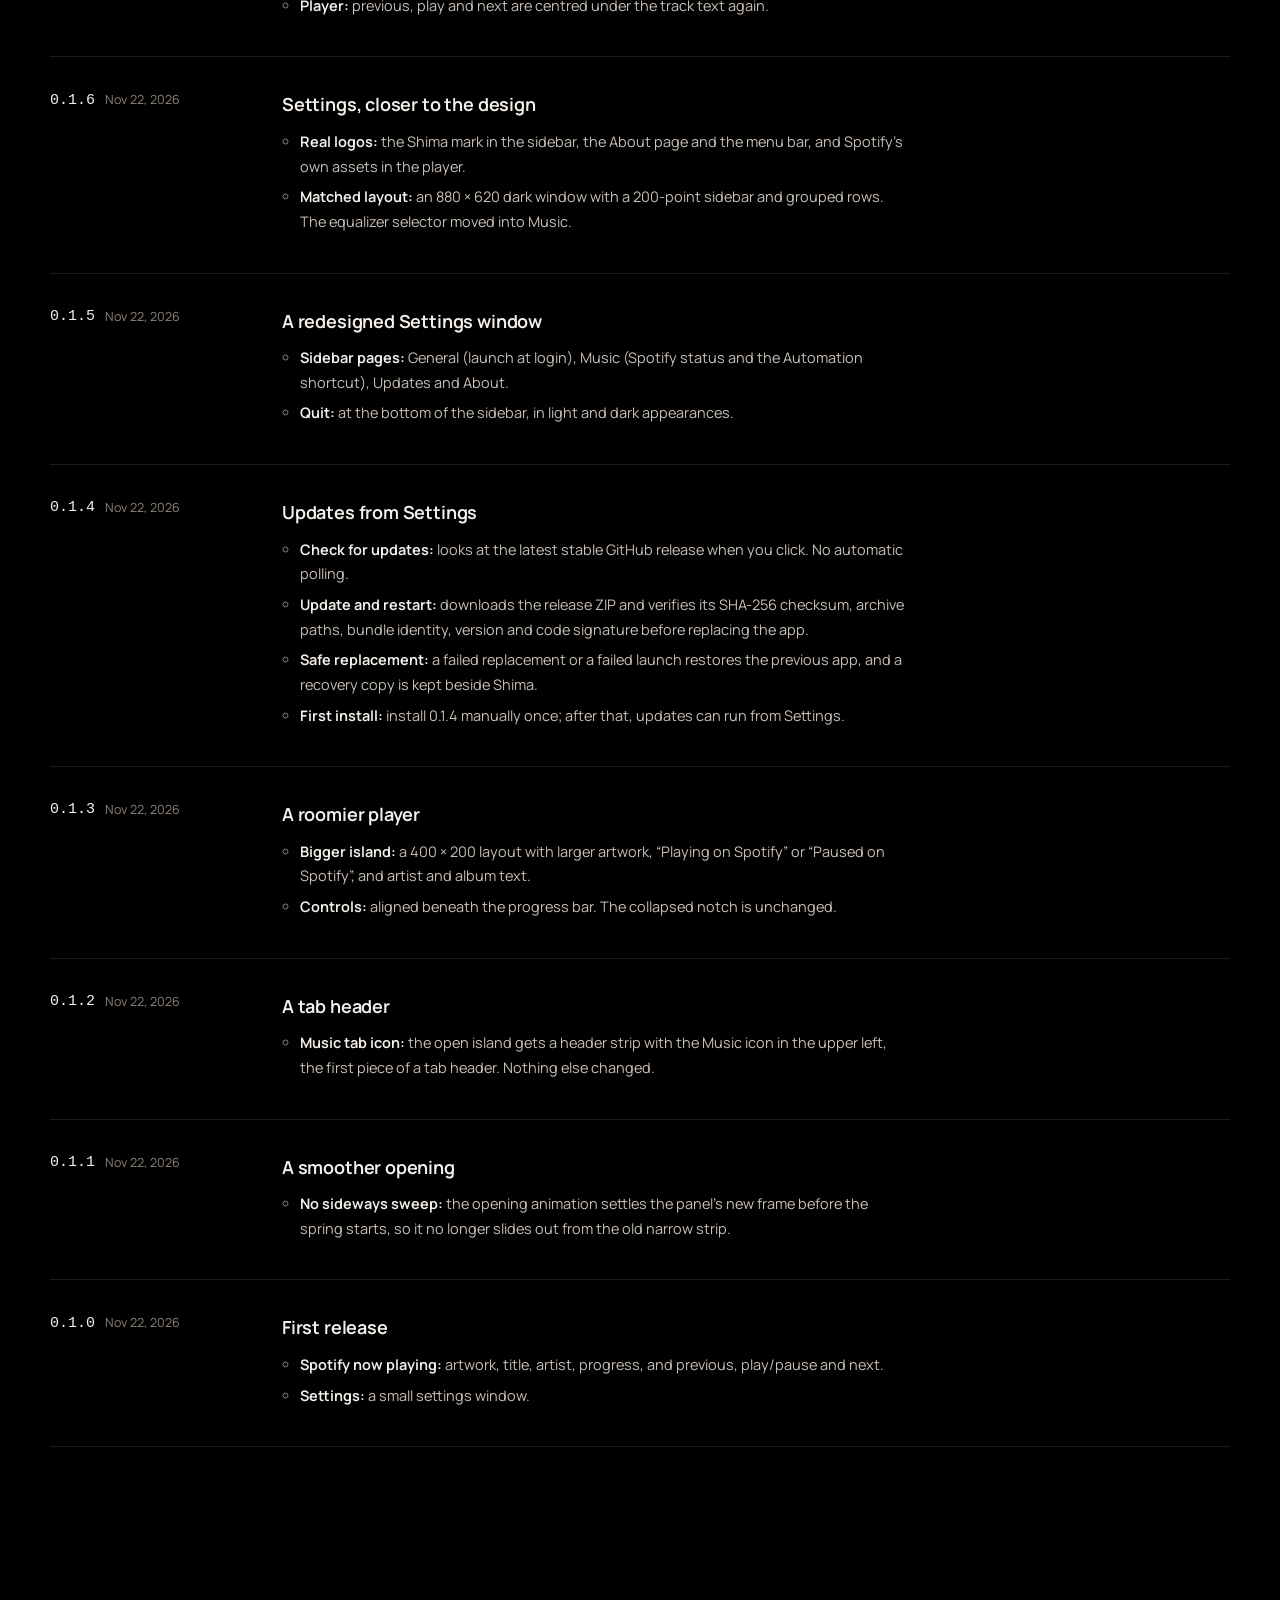
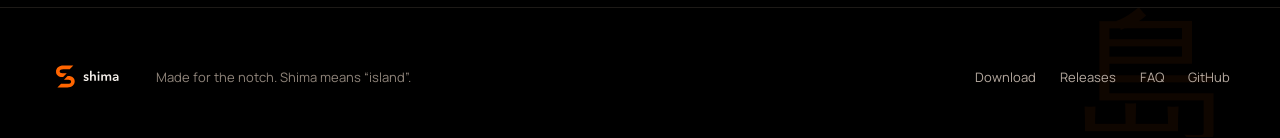
<file: docs/releases.html>
<!doctype html>
<html lang="en">
<head>
  <meta charset="utf-8">
  <meta name="viewport" content="width=device-width, initial-scale=1">
  <meta name="color-scheme" content="dark">
  <meta name="theme-color" content="#000000">
  <title>shima | Release notes</title>
  <meta name="description" content="shima release notes: features, improvements and fixes for every release.">
  <link rel="canonical" href="https://beefysalad.github.io/Shima/releases.html">
  <link rel="icon" href="site-assets/shima-icon.svg" type="image/svg+xml">
  <link rel="apple-touch-icon" href="site-assets/shima-icon-512.png">
  <link rel="stylesheet" href="site-assets/lander.css">
</head>
<body class="releases-page">
<a class="skip-link" href="#main">Skip to content</a>
<header class="site-header">
  <div class="header-inner wrap">
    <a class="brand" href="./#main" aria-label="shima by Patrick, home"><img src="site-assets/shima-lockup.svg" alt="" width="98" height="30"><span class="brand-by" aria-hidden="true">by Patrick</span></a>
    <nav class="nav" aria-label="Main navigation"><a href="./#features">Features</a><a href="./#privacy">Privacy</a><a href="releases.html" aria-current="page">What&rsquo;s new</a><a href="./#faq">FAQ</a></nav>
    <div class="header-cta"><a class="ghost" href="https://github.com/beefysalad/Shima"><svg viewBox="0 0 16 16" width="14" height="14" fill="currentColor" aria-hidden="true"><path d="M8 0C3.58 0 0 3.58 0 8c0 3.54 2.29 6.53 5.47 7.59.4.07.55-.17.55-.38 0-.19-.01-.82-.01-1.49-2.01.37-2.53-.49-2.69-.94-.09-.23-.48-.94-.82-1.13-.28-.15-.68-.52-.01-.53.63-.01 1.08.58 1.23.82.72 1.21 1.87.87 2.33.66.07-.52.28-.87.51-1.07-1.78-.2-3.64-.89-3.64-3.95 0-.87.31-1.59.82-2.15-.08-.2-.36-1.02.08-2.12 0 0 .67-.21 2.2.82.64-.18 1.32-.27 2-.27s1.36.09 2 .27c1.53-1.04 2.2-.82 2.2-.82.44 1.1.16 1.92.08 2.12.51.56.82 1.27.82 2.15 0 3.07-1.87 3.75-3.65 3.95.29.25.54.73.54 1.48 0 1.07-.01 1.93-.01 2.2 0 .21.15.46.55.38A8.01 8.01 0 0 0 16 8c0-4.42-3.58-8-8-8Z"/></svg>GitHub</a><a class="pill" href="./#install">Download</a></div>
  </div>
</header>

<main id="main">
  <section class="k-sec wrap releases-all" aria-labelledby="releases-title">
    <header class="k-head">
      <div><a class="archive-back" href="./#changelog">Back to shima</a><h1 id="releases-title">Release notes.</h1></div>
      <p>Features, improvements and fixes, release by release. shima checks for updates in Settings, Updates.</p>
    </header>
    <ol class="releases">
        <li class="release">
          <div class="release-meta"><span class="version">0.1.11</span><span class="badge">Latest</span><time datetime="2026-11-24">Nov 24, 2026</time></div>
          <div class="release-body">
            <h3>A shelf, and a wider island</h3>
            <ul>
            <li><b>Shelf:</b> drag files, text or links onto the notch from any tab. The island opens, and what you dropped waits on the new Home tab. Drag it back out into Finder, a browser or a text field. It holds 20 items, files stay where they are, and the shelf is cleared when you quit.</li>
            <li><b>Home tab:</b> Home is now a tab of its own, with the shelf. Settings is the gear at the right edge of the open island.</li>
            <li><b>Wider island:</b> the open island is 40 pt wider, and the player, camera and calendar use the extra room.</li>
            </ul>
          </div>
        </li>
        <li class="release">
          <div class="release-meta"><span class="version">0.1.10</span><time datetime="2026-11-23">Nov 23, 2026</time></div>
          <div class="release-body">
            <h3>Device banner, actually centred</h3>
            <ul>
              <li><b>Centred banner:</b> a device with no battery level, like a keyboard, now shows its name centred under the notch. 0.1.9 left it pinned to the left.</li>
            </ul>
          </div>
        </li>
        <li class="release">
          <div class="release-meta"><span class="version">0.1.9</span><time datetime="2026-11-23">Nov 23, 2026</time></div>
          <div class="release-body">
            <h3>A tidier device banner</h3>
            <ul>
              <li><b>Centred banner:</b> devices that report no battery level, like most keyboards, now show their name centred under the notch instead of hugging the left edge.</li>
            </ul>
          </div>
        </li>
        <li class="release">
          <div class="release-meta"><span class="version">0.1.8</span><time datetime="2026-11-23">Nov 23, 2026</time></div>
          <div class="release-body">
            <h3>Calendar, Reminders and device banners</h3>
            <ul>
              <li><b>Calendar tab:</b> today&rsquo;s date, what&rsquo;s on and what&rsquo;s due, with a month grid beside it, from the Calendar and Reminders apps you already use. Tick a reminder off from the island.</li>
              <li><b>Device banners:</b> a three-second banner with the name and battery when AirPods, a keyboard or a mouse connects. Hover it to open the island. A Device pop-ups switch in Settings turns it off.</li>
              <li><b>A fourth tab:</b> Home, Music, Camera and Calendar now sit along the top edge.</li>
              <li><b>Permissions:</b> macOS asks for Calendar and Reminders the first time you open the Calendar tab, and for Bluetooth the first time shima starts after this update.</li>
            </ul>
          </div>
        </li>
        <li class="release">
          <div class="release-meta"><span class="version">0.1.7</span><time datetime="2026-11-22">Nov 22, 2026</time></div>
          <div class="release-body">
            <h3>A camera mirror</h3>
            <ul>
            <li><b>Camera tab:</b> a live, mirrored preview with Mirror, Switch camera and Close. The camera runs only while the tab is open, so the green light goes off when the island closes or the screen locks.</li>
            <li><b>A tidier header:</b> outlined Home, Music and Camera icons sit in the upper left. Home opens Settings and replaces the gear.</li>
            <li><b>Camera permission:</b> macOS asks the first time you open the Camera tab. Decline, and the tab links you to Privacy settings.</li>
            <li><b>Player:</b> previous, play and next are centred under the track text again.</li>
            </ul>
          </div>
        </li>
        <li class="release">
          <div class="release-meta"><span class="version">0.1.6</span><time datetime="2026-11-22">Nov 22, 2026</time></div>
          <div class="release-body">
            <h3>Settings, closer to the design</h3>
            <ul>
            <li><b>Real logos:</b> the Shima mark in the sidebar, the About page and the menu bar, and Spotify&rsquo;s own assets in the player.</li>
            <li><b>Matched layout:</b> an 880 &times; 620 dark window with a 200-point sidebar and grouped rows. The equalizer selector moved into Music.</li>
            </ul>
          </div>
        </li>
        <li class="release">
          <div class="release-meta"><span class="version">0.1.5</span><time datetime="2026-11-22">Nov 22, 2026</time></div>
          <div class="release-body">
            <h3>A redesigned Settings window</h3>
            <ul>
            <li><b>Sidebar pages:</b> General (launch at login), Music (Spotify status and the Automation shortcut), Updates and About.</li>
            <li><b>Quit:</b> at the bottom of the sidebar, in light and dark appearances.</li>
            </ul>
          </div>
        </li>
        <li class="release">
          <div class="release-meta"><span class="version">0.1.4</span><time datetime="2026-11-22">Nov 22, 2026</time></div>
          <div class="release-body">
            <h3>Updates from Settings</h3>
            <ul>
            <li><b>Check for updates:</b> looks at the latest stable GitHub release when you click. No automatic polling.</li>
            <li><b>Update and restart:</b> downloads the release ZIP and verifies its SHA-256 checksum, archive paths, bundle identity, version and code signature before replacing the app.</li>
            <li><b>Safe replacement:</b> a failed replacement or a failed launch restores the previous app, and a recovery copy is kept beside Shima.</li>
            <li><b>First install:</b> install 0.1.4 manually once; after that, updates can run from Settings.</li>
            </ul>
          </div>
        </li>
        <li class="release">
          <div class="release-meta"><span class="version">0.1.3</span><time datetime="2026-11-22">Nov 22, 2026</time></div>
          <div class="release-body">
            <h3>A roomier player</h3>
            <ul>
            <li><b>Bigger island:</b> a 400 &times; 200 layout with larger artwork, &ldquo;Playing on Spotify&rdquo; or &ldquo;Paused on Spotify&rdquo;, and artist and album text.</li>
            <li><b>Controls:</b> aligned beneath the progress bar. The collapsed notch is unchanged.</li>
            </ul>
          </div>
        </li>
        <li class="release">
          <div class="release-meta"><span class="version">0.1.2</span><time datetime="2026-11-22">Nov 22, 2026</time></div>
          <div class="release-body">
            <h3>A tab header</h3>
            <ul>
            <li><b>Music tab icon:</b> the open island gets a header strip with the Music icon in the upper left, the first piece of a tab header. Nothing else changed.</li>
            </ul>
          </div>
        </li>
        <li class="release">
          <div class="release-meta"><span class="version">0.1.1</span><time datetime="2026-11-22">Nov 22, 2026</time></div>
          <div class="release-body">
            <h3>A smoother opening</h3>
            <ul>
            <li><b>No sideways sweep:</b> the opening animation settles the panel&rsquo;s new frame before the spring starts, so it no longer slides out from the old narrow strip.</li>
            </ul>
          </div>
        </li>
        <li class="release">
          <div class="release-meta"><span class="version">0.1.0</span><time datetime="2026-11-22">Nov 22, 2026</time></div>
          <div class="release-body">
            <h3>First release</h3>
            <ul>
            <li><b>Spotify now playing:</b> artwork, title, artist, progress, and previous, play/pause and next.</li>
            <li><b>Settings:</b> a small settings window.</li>
            </ul>
          </div>
        </li>
    </ol>
  </section>
</main>

<footer class="k-foot">
  <span class="foot-kanji" aria-hidden="true">島</span>
  <div class="wrap k-foot-row">
    <a class="brand brand-foot" href="./#main" aria-label="shima, back to top"><img src="site-assets/shima-lockup.svg" alt="" width="82" height="25"></a>
    <p>Made for the notch. Shima means &ldquo;island&rdquo;.</p>
    <nav aria-label="Footer"><a href="./#install">Download</a><a href="releases.html">Releases</a><a href="./#faq">FAQ</a><a href="https://github.com/beefysalad/Shima">GitHub</a></nav>
  </div>
</footer>
<div id="copy-status" class="sr-only" role="status" aria-live="polite"></div>

</body>
</html>
</file>
<file: docs/site-assets/lander.css>
@font-face{font-family:Manrope;src:url(Manrope.ttf) format('truetype');font-weight:200 800;font-display:swap}

/* shima: neon orange on black, from assets/branding. One accent, used sparingly; warm neutrals carry the page. */
:root{
  color-scheme:dark;
  --ink:#000; --surface:#0b0a09; --raised:#14120f; --raised2:#1c1915;
  --hair:#1d1a17; --hair2:#2a2622; --line2:#36302a;
  --text:#f5f0eb; --body:#c9bfb6; --muted:#b5a99f; --dim:#8f847a;
  --o:#ff6500; --o-hover:#ff7f2a; --o-ink:#000; --o-line:rgba(255,101,0,.34); --o-wash:rgba(255,101,0,.07);
  --spotify:#1ed760;
  --sans:Manrope,"Avenir Next","Segoe UI",system-ui,sans-serif;
  --mono:ui-monospace,"SF Mono",SFMono-Regular,Menlo,monospace;
  --sys:-apple-system,BlinkMacSystemFont,"SF Pro Text","Helvetica Neue",system-ui,sans-serif;
  --spring:cubic-bezier(.3,1.15,.4,1);
}
*{box-sizing:border-box}
html{scroll-behavior:smooth;scroll-padding-top:84px;scrollbar-color:#2a2622 var(--ink);caret-color:var(--o)}
html,body{overflow-x:hidden}
@media (prefers-reduced-motion:reduce){html{scroll-behavior:auto}*,*::before,*::after{transition:none!important;animation:none!important}}
body{margin:0;background:var(--ink);color:var(--text);font:15px/1.7 var(--sans);-webkit-font-smoothing:antialiased}
::selection{background:rgba(255,101,0,.35);color:#fff}
a{color:inherit;text-decoration:none}
button{font:inherit;color:inherit;cursor:pointer;background:none;border:0;padding:0}
a:focus-visible,button:focus-visible,summary:focus-visible{outline:2px solid var(--o);outline-offset:4px;border-radius:4px}
h1,h2,h3,p{margin:0}
code{font:13px var(--mono)}
q{quotes:none}
.wrap{width:min(1180px,calc(100% - 64px));margin-inline:auto}
.sr-only{position:absolute;width:1px;height:1px;overflow:hidden;clip:rect(0 0 0 0);white-space:nowrap}
.skip-link{position:fixed;z-index:30;top:8px;left:8px;padding:10px 14px;background:var(--o);color:#000;border-radius:6px;transform:translateY(-160%)}
.skip-link:focus{transform:none}
.arrow{display:inline-block;width:14px;height:14px;vertical-align:-2px;fill:none;stroke:currentColor;stroke-width:1.6;stroke-linecap:round;stroke-linejoin:round}

/* Header */
.site-header{position:sticky;top:0;z-index:20;background:rgba(0,0,0,.82);backdrop-filter:blur(10px);-webkit-backdrop-filter:blur(10px);border-bottom:1px solid var(--hair)}
.header-inner{height:64px;display:flex;align-items:center;gap:28px}
.brand{display:flex;align-items:center;gap:8px;flex-shrink:0}
.brand img{display:block;height:auto}
.brand-by{margin-left:-10px;font:10px/1 var(--mono);letter-spacing:.04em;color:var(--dim);padding-top:7px;white-space:nowrap}
.nav{display:flex;gap:26px;margin-left:auto;font-size:13px;color:var(--muted)}
.nav a:hover{color:var(--text)}
.header-cta{display:flex;gap:10px;align-items:center}
.ghost{display:inline-flex;align-items:center;gap:7px;font-size:13px;color:var(--muted);border:1px solid var(--line2);border-radius:999px;padding:6px 13px}
.ghost:hover{color:var(--text);border-color:#544a40}
.pill{display:inline-flex;align-items:center;font-size:13px;font-weight:700;background:var(--o);color:var(--o-ink);border-radius:999px;padding:7px 15px}
.pill:hover{background:var(--o-hover)}

/* Hero: words on the left, a drawing of the notch on the right. */
.hero{position:relative;overflow:hidden;border-bottom:1px solid var(--hair)}
.hero::before{content:"";position:absolute;inset:auto -20% -40% 30%;height:620px;pointer-events:none;
  background:radial-gradient(50% 50% at 50% 50%,rgba(255,101,0,.11),rgba(255,101,0,0) 70%)}
.hero-grid{position:relative;container-type:inline-size;display:grid;grid-template-columns:minmax(0,1fr) auto;gap:48px;align-items:center;min-height:640px;padding:72px 0 64px}
.hero-inner{max-width:560px}
.kicker{font:12.5px var(--mono);color:var(--dim);letter-spacing:.04em;margin-bottom:22px}
.kicker span{color:var(--o);font-size:14px}
h1{font-size:clamp(44px,5.6vw,78px);font-weight:650;line-height:.98;letter-spacing:-.045em}
h1 .q{display:block;color:var(--o)}
.lede{margin-top:26px;font-size:17px;line-height:1.7;color:var(--muted);max-width:470px}
.lede b{color:var(--text);font-weight:650}
.actions{display:flex;gap:10px;flex-wrap:wrap;margin-top:30px}
.button{display:inline-flex;align-items:center;gap:10px;border-radius:999px;padding:11px 20px;font-size:13.5px;font-weight:700;border:1px solid transparent}
.button svg{width:15px;height:15px;fill:currentColor;flex:none}
.button.primary{background:var(--o);color:var(--o-ink)}
.button.primary:hover{background:var(--o-hover)}
.button.secondary{border-color:var(--line2);color:var(--text)}
.button.secondary:hover{border-color:#5a4f44;background:var(--raised)}
.facts{display:flex;gap:36px;margin-top:40px;flex-wrap:wrap}
.facts div{display:flex;flex-direction:column}
.facts b{font-size:26px;font-weight:650;letter-spacing:-.03em;line-height:1.2}
.facts span{font-size:12px;color:var(--dim)}
.first-time{margin-top:22px;font-size:12.5px;color:var(--dim)}
.first-time a{color:var(--muted);text-decoration:underline;text-underline-offset:3px}
.first-time a:hover{color:var(--text)}
.news{display:flex;align-items:center;gap:10px;padding:16px 0;font-size:13px;color:var(--muted)}
.news .tag{font:11px var(--mono);color:var(--o);border:1px solid var(--o-line);border-radius:999px;padding:1px 9px;flex:none}
.news a:hover{color:var(--text)}

/* The stage: the top of a MacBook screen, drawn in points. 1pt = var(--pt) CSS px.
   Geometry follows ShimaCore: notch 186 x 32, wings 33 pt each side, open island 360 x 165, ears 10. */
/* Fixed to the drawing's own width, so a longer caption under it can never resize the column and reflow the headline. */
.stage{--pt:1px;--sw:540;--sh:236;--bez:9px;margin:0;justify-self:end;width:calc(var(--sw) * var(--pt) + 2 * var(--bez))}
.screen{position:relative;width:calc(var(--sw) * var(--pt));height:calc(var(--sh) * var(--pt));overflow:hidden;
  border-radius:calc(12 * var(--pt)) calc(12 * var(--pt)) 0 0;font-family:var(--sys);color:#fff;user-select:none;-webkit-user-select:none;
  box-shadow:0 0 0 var(--bez) #0a0908,0 0 0 calc(var(--bez) + 1px) #2c2723,0 40px 80px -30px rgba(0,0,0,.7);
  background:
    radial-gradient(60% 55% at 72% 112%,rgba(255,110,30,.55),transparent 70%),
    radial-gradient(70% 70% at 12% -10%,rgba(60,92,130,.45),transparent 70%),
    linear-gradient(180deg,#05080d 0%,#0b1520 40%,#132430 62%,#2a2a2c 82%,#3c2618 100%);
  margin:var(--bez) var(--bez) 0}
.sea{position:absolute;inset:64% 0 0;pointer-events:none;
  background:repeating-linear-gradient(180deg,rgba(255,255,255,.035) 0 calc(2 * var(--pt)),transparent calc(2 * var(--pt)) calc(10 * var(--pt)));
  -webkit-mask-image:linear-gradient(transparent,#000 50%);mask-image:linear-gradient(transparent,#000 50%)}
.menubar{position:absolute;inset:0 0 auto;height:calc(32 * var(--pt));display:flex;align-items:center;justify-content:space-between;
  padding:0 calc(14 * var(--pt));background:rgba(10,12,16,.42);font-size:calc(12.5 * var(--pt));color:rgba(255,255,255,.9);z-index:1}
.mb-left,.mb-right{display:flex;align-items:center;gap:calc(15 * var(--pt))}
.mb-left b{font-weight:700}
.mb-ico{height:calc(11 * var(--pt));width:auto;color:#fff}
.clock{font-variant-numeric:tabular-nums}

.isl{--w:186;--h:32;--r:9;--e:0;position:absolute;z-index:3;top:0;left:50%;transform:translateX(-50%);
  width:calc(var(--w) * var(--pt));height:calc(var(--h) * var(--pt));
  transition:width .5s var(--spring),height .5s var(--spring)}
.screen[data-state="live"] .isl{--w:252}
.screen[data-state="open"] .isl,.screen[data-state="calendar"] .isl{--w:360;--h:165;--r:24;--e:10}
.screen[data-state="peek"] .isl{--w:312;--h:70;--r:20;--e:9}
.isl-body{position:absolute;inset:0;background:#000;overflow:hidden;border-radius:0 0 calc(var(--r) * var(--pt)) calc(var(--r) * var(--pt));
  transition:border-radius .5s var(--spring),box-shadow .35s ease}
.screen[data-state="open"] .isl-body,.screen[data-state="calendar"] .isl-body{box-shadow:0 calc(18 * var(--pt)) calc(44 * var(--pt)) rgba(0,0,0,.55)}
.screen[data-state="peek"] .isl-body{box-shadow:0 calc(12 * var(--pt)) calc(30 * var(--pt)) rgba(0,0,0,.5)}
.isl-ear{position:absolute;top:0;width:calc(var(--e) * var(--pt));height:calc(var(--e) * var(--pt));transition:width .5s var(--spring),height .5s var(--spring)}
.isl-ear.l{right:100%;background:radial-gradient(100% 100% at 0 100%,transparent 97%,#000 100%)}
.isl-ear.r{left:100%;background:radial-gradient(100% 100% at 100% 100%,transparent 97%,#000 100%)}
.lens{position:absolute;top:calc(12.5 * var(--pt));left:50%;width:calc(7 * var(--pt));height:calc(7 * var(--pt));margin-left:calc(-3.5 * var(--pt));border-radius:50%;
  background:radial-gradient(circle at 35% 35%,#1b2436 0 25%,#06080d 65%);box-shadow:0 0 0 calc(1.2 * var(--pt)) #0b0c0f}

.wings{position:absolute;top:0;left:50%;width:calc(252 * var(--pt));height:calc(32 * var(--pt));transform:translateX(-50%);display:flex;justify-content:space-between;opacity:0;transition:opacity .2s ease}
.screen[data-state="live"] .wings{opacity:1;transition-delay:.12s}
.wing{width:calc(33 * var(--pt));height:100%;display:grid;place-items:center}
.art{display:block;background:
  radial-gradient(circle at 50% 60%,#ffd690 0 17%,transparent 18%),
  repeating-linear-gradient(180deg,transparent 0 6%,rgba(0,0,0,.16) 6% 9%) 0 62%/100% 38% no-repeat,
  linear-gradient(180deg,#ff9a48 0%,#ff6500 46%,#7a2a08 61%,#12202c 62%,#0a131b 100%)}
.art-mini{width:calc(20 * var(--pt));height:calc(20 * var(--pt));border-radius:calc(5 * var(--pt))}
.eq{display:flex;align-items:center;gap:calc(2 * var(--pt));height:calc(14 * var(--pt))}
.eq i{display:block;width:calc(2.5 * var(--pt));height:100%;border-radius:9px;background:var(--spotify);transform:scaleY(.25)}
.screen[data-state="live"] .eq i{animation:eq .9s ease-in-out infinite alternate}
.screen[data-state="live"] .eq i:nth-child(2){animation-duration:.7s;animation-delay:-.3s}
.screen[data-state="live"] .eq i:nth-child(3){animation-duration:1.1s;animation-delay:-.5s}
.screen[data-state="live"] .eq i:nth-child(4){animation-duration:.8s;animation-delay:-.2s}
.screen.still .eq i{animation:none!important}
.eq i:nth-child(1){--rest:.55}.eq i:nth-child(2){--rest:.9}.eq i:nth-child(3){--rest:.4}.eq i:nth-child(4){--rest:.7}
.screen.still[data-state="live"] .eq i{transform:scaleY(var(--rest))}
@keyframes eq{from{transform:scaleY(.22)}to{transform:scaleY(1)}}

.open{position:absolute;top:0;left:50%;width:calc(360 * var(--pt));height:calc(165 * var(--pt));transform:translateX(-50%) translateY(calc(-4 * var(--pt))) scale(.97);transform-origin:50% 0;
  opacity:0;transition:opacity .18s ease,transform .5s var(--spring)}
.screen[data-state="open"] .open,.screen[data-state="calendar"] .open{opacity:1;transform:translateX(-50%);transition-delay:.07s,0s}
.open>*{position:absolute}
.np-view,.cal-view{inset:0;transition:opacity .2s ease}
.np-view>*,.cal-view>*{position:absolute}
.cal-view{opacity:0}
.screen[data-state="calendar"] .np-view{opacity:0}
.screen[data-state="calendar"] .cal-view{opacity:1;transition-delay:.06s}
.art-big{left:calc(14 * var(--pt));top:calc(44 * var(--pt));width:calc(88 * var(--pt));height:calc(88 * var(--pt));border-radius:calc(10 * var(--pt))}
.np-title{left:calc(116 * var(--pt));top:calc(44 * var(--pt));width:calc(200 * var(--pt));height:calc(18 * var(--pt));font-size:calc(15 * var(--pt));line-height:calc(18 * var(--pt));font-weight:600;white-space:nowrap;overflow:hidden;text-overflow:ellipsis}
.np-artist{left:calc(116 * var(--pt));top:calc(64 * var(--pt));width:calc(230 * var(--pt));font-size:calc(12.5 * var(--pt));line-height:calc(16 * var(--pt));color:rgba(255,255,255,.6);white-space:nowrap;overflow:hidden;text-overflow:ellipsis}
.prog{left:calc(116 * var(--pt));top:calc(88 * var(--pt));width:calc(230 * var(--pt));height:calc(4 * var(--pt));border-radius:9px;background:rgba(255,255,255,.18);overflow:hidden}
.prog i{display:block;height:100%;width:38.7%;background:#fff;border-radius:9px;transition:width .9s linear}
.times{left:calc(116 * var(--pt));top:calc(96 * var(--pt));width:calc(230 * var(--pt));height:calc(14 * var(--pt));display:flex;justify-content:space-between;font-size:calc(11 * var(--pt));line-height:calc(14 * var(--pt));color:rgba(255,255,255,.45);font-variant-numeric:tabular-nums}
.ctl{display:grid;place-items:center;color:#fff;border-radius:50%}
.ctl svg{width:46%;height:46%}
.ctl.prev{left:calc(173 * var(--pt));top:calc(114 * var(--pt));width:calc(28 * var(--pt));height:calc(28 * var(--pt))}
.ctl.play{left:calc(215 * var(--pt));top:calc(112 * var(--pt));width:calc(32 * var(--pt));height:calc(32 * var(--pt));background:rgba(255,255,255,.12)}
.ctl.next{left:calc(261 * var(--pt));top:calc(114 * var(--pt));width:calc(28 * var(--pt));height:calc(28 * var(--pt))}

/* The open island's header: Home, Music, Camera, Calendar, as in the app. The active tab is lit. */
.hub-tabs{left:calc(10 * var(--pt));top:calc(5 * var(--pt));display:flex;gap:calc(2 * var(--pt))}
.hub-tabs .tab{width:calc(19 * var(--pt));height:calc(22 * var(--pt));display:grid;place-items:center;border-radius:calc(6 * var(--pt));color:rgba(255,255,255,.5);transition:color .2s,background .2s}
.hub-tabs svg{width:calc(12.5 * var(--pt));height:calc(12.5 * var(--pt));fill:none;stroke:currentColor;stroke-width:1.7;stroke-linecap:round;stroke-linejoin:round}
.screen[data-state="open"] .t-music,.screen[data-state="calendar"] .t-cal{color:#fff;background:rgba(255,255,255,.13)}

/* Calendar tab: the selected day on the left, the month on the right. */
.cal-dow{left:calc(14 * var(--pt));top:calc(38 * var(--pt));display:flex;align-items:center;gap:calc(5 * var(--pt));font-size:calc(9.5 * var(--pt));font-weight:700;letter-spacing:.03em}
.cal-dow b{color:#e07a4f}
.cal-dow u{width:calc(1 * var(--pt));height:calc(8 * var(--pt));background:rgba(255,255,255,.18)}
.cal-dow span{color:rgba(255,255,255,.6)}
.cal-num{left:calc(13 * var(--pt));top:calc(48 * var(--pt));font-size:calc(28 * var(--pt));font-weight:700;line-height:1;letter-spacing:-.02em}
.cal-row{left:calc(14 * var(--pt));width:calc(158 * var(--pt));height:calc(16 * var(--pt));display:grid;grid-template-columns:calc(2 * var(--pt)) 1fr auto;gap:calc(6 * var(--pt));align-items:center;font-size:calc(10.5 * var(--pt))}
.cal-row.r1{top:calc(88 * var(--pt))}.cal-row.r2{top:calc(105 * var(--pt))}.cal-row.r3{top:calc(122 * var(--pt));grid-template-columns:calc(10 * var(--pt)) 1fr auto;gap:calc(7 * var(--pt))}
.cal-row i{align-self:stretch;border-radius:calc(1 * var(--pt));background:#c86be0}
.cal-row.r2 i{background:#4da3ff}
.cal-row s{width:calc(10 * var(--pt));height:calc(10 * var(--pt));border-radius:50%;border:calc(1.2 * var(--pt)) solid rgba(255,255,255,.5)}
.cal-row b{font-weight:650;white-space:nowrap;overflow:hidden;text-overflow:ellipsis}
.cal-row em{font-style:normal;font-size:calc(9 * var(--pt));color:rgba(255,255,255,.6);font-variant-numeric:tabular-nums;white-space:nowrap}
.cal-row.r1 em{color:#c86be0;font-weight:650}
.cal-mon{left:calc(196 * var(--pt));top:calc(38 * var(--pt));font-size:calc(10.5 * var(--pt));font-weight:700}
.cal-mon b{color:#e07a4f;font-weight:700}
.cal-wk,.cal-grid{left:calc(196 * var(--pt));width:calc(150 * var(--pt));display:grid;grid-template-columns:repeat(7,1fr)}
.cal-wk{top:calc(56 * var(--pt));text-align:center;font-size:calc(8.5 * var(--pt));font-weight:600;color:rgba(255,255,255,.5)}
.cal-wk i{font-style:normal}
.cal-grid{top:calc(68 * var(--pt));grid-auto-rows:calc(16 * var(--pt))}
.cal-grid i{position:relative;font-style:normal;display:grid;place-items:center;font-size:calc(9.5 * var(--pt));font-weight:600;font-variant-numeric:tabular-nums}
.cal-grid .o{color:rgba(255,255,255,.45);font-weight:500}
.cal-grid .t{color:#e07a4f;font-weight:800}
.cal-grid .d::after{content:"";position:absolute;bottom:calc(1 * var(--pt));left:50%;width:calc(3 * var(--pt));height:calc(3 * var(--pt));margin-left:calc(-1.5 * var(--pt));border-radius:50%;background:#86aef7}

/* Device banner: the small peek under the notch when something connects. */
.peek{position:absolute;top:0;left:50%;width:calc(312 * var(--pt));height:calc(70 * var(--pt));transform:translateX(-50%) translateY(calc(-3 * var(--pt)));opacity:0;transition:opacity .18s ease,transform .5s var(--spring)}
.screen[data-state="peek"] .peek{opacity:1;transform:translateX(-50%);transition-delay:.08s,0s}
.peek>*{position:absolute}
.pk-badge{left:calc(18 * var(--pt));top:calc(36 * var(--pt));width:calc(26 * var(--pt));height:calc(26 * var(--pt));border-radius:50%;background:rgba(255,255,255,.13);display:grid;place-items:center}
.pk-badge svg{width:calc(14 * var(--pt));height:calc(14 * var(--pt));fill:none;stroke:#fff;stroke-width:1.5;stroke-linecap:round;stroke-linejoin:round}
.pk-title{left:calc(54 * var(--pt));top:calc(36 * var(--pt));font-size:calc(12 * var(--pt));font-weight:600;line-height:calc(14 * var(--pt))}
.pk-name{left:calc(54 * var(--pt));top:calc(51 * var(--pt));font-size:calc(10.5 * var(--pt));line-height:calc(13 * var(--pt));color:rgba(255,255,255,.6)}
.pk-batt{right:calc(18 * var(--pt));top:calc(42 * var(--pt));display:flex;align-items:center;gap:calc(6 * var(--pt));font-size:calc(10.5 * var(--pt));font-weight:600;color:rgba(255,255,255,.62);font-variant-numeric:tabular-nums}
.pk-batt svg{width:calc(18 * var(--pt));height:calc(9 * var(--pt))}

.cursor{position:absolute;z-index:4;left:66%;top:78%;width:calc(13 * var(--pt));height:auto;opacity:0;pointer-events:none;filter:drop-shadow(0 2px 3px rgba(0,0,0,.5));
  transition:left 1.1s cubic-bezier(.45,0,.2,1),top 1.1s cubic-bezier(.45,0,.2,1),opacity .4s ease}
.screen[data-cursor="near"] .cursor{opacity:1;left:60%;top:58%}
.screen[data-cursor="on"] .cursor{opacity:1;left:calc(50% + 14 * var(--pt));top:calc(12 * var(--pt))}

.stage-cap{display:flex;align-items:center;justify-content:space-between;gap:14px;flex-wrap:wrap;margin:calc(var(--bez) + 18px) var(--bez) 0;font-size:12.5px;color:var(--dim)}
.stage-btns{display:inline-flex;flex-wrap:wrap;gap:4px;padding:3px;border:1px solid var(--hair2);border-radius:999px;background:var(--surface)}
.stage-btns button{font:12px var(--mono);color:var(--muted);padding:4px 11px;border-radius:999px;transition:color .2s,background .2s}
.stage-btns button:hover{color:var(--text)}
.stage-btns button[aria-pressed="true"]{color:var(--o-ink);background:var(--o)}

/* Sections: generous space above, the heading carries itself. */
.k-sec{padding:160px 0 0}
.k-head{display:grid;grid-template-columns:1.15fr 1fr;gap:64px;align-items:end;margin-bottom:56px}
.k-head h2,.get h2{font-size:clamp(32px,3.9vw,52px);font-weight:650;line-height:1.06;letter-spacing:-.03em;text-wrap:balance}
.k-head h2 em,.get h2 em,.statement em{font-style:normal;color:var(--o)}
.k-head p{color:var(--muted);font-size:16px;line-height:1.65;max-width:46ch}
.k-link{display:inline-flex;align-items:center;gap:6px;font-size:13.5px;color:var(--o);text-decoration:underline;text-decoration-color:var(--o-line);text-underline-offset:4px;transition:text-decoration-color .2s}
.k-link:hover{text-decoration-color:var(--o)}

/* Relay: three states in a row, joined by a hairline. */
.relay{list-style:none;margin:0;padding:0;display:grid;grid-template-columns:repeat(3,1fr);border-top:1px solid var(--hair2)}
.relay li{position:relative;padding:28px 32px 0 0}
.relay li+li{padding-left:32px;border-left:1px solid var(--hair)}
.relay li::before{content:"";position:absolute;top:-4px;left:0;width:7px;height:7px;border-radius:50%;background:var(--o)}
.relay li+li::before{left:-4px}
.relay-who{display:block;font-size:12.5px;color:var(--o);margin-bottom:10px}
.relay h3{font-size:18px;font-weight:650;letter-spacing:-.01em;margin-bottom:8px}
.relay p{font-size:14.5px;color:var(--body);margin-bottom:16px;max-width:34ch}
.relay code{font-size:12.5px;color:var(--text);background:var(--surface);border:1px solid var(--hair2);border-radius:6px;padding:5px 9px}

/* Features index */
.index{margin:0;display:grid;grid-template-columns:1fr 1fr;column-gap:64px;border-top:1px solid var(--hair2)}
.index>div{display:grid;grid-template-columns:190px 1fr;gap:24px;padding:28px 0;border-bottom:1px solid var(--hair)}
.index dt{display:flex;gap:12px;align-items:flex-start;font-size:15.5px;font-weight:650;letter-spacing:-.01em;color:var(--text)}
.index dd{margin:0}
.index dd p{font-size:14.5px;color:var(--body);margin-bottom:12px}
.b-ico{flex:none;color:var(--o);line-height:0;padding-top:3px}
.b-ico svg{width:18px;height:18px;fill:none;stroke:currentColor;stroke-width:1.5;stroke-linecap:round;stroke-linejoin:round}

/* Statement: the claims live in a sentence, not a stat band. */
.statement>p:first-child{font-size:clamp(26px,2.9vw,38px);font-weight:550;line-height:1.3;letter-spacing:-.025em;max-width:30ch;color:var(--text);text-wrap:balance}
.statement-foot{margin-top:22px;font-size:14px;color:var(--dim)}
.trio{list-style:none;margin:56px 0 0;padding:0;display:grid;grid-template-columns:repeat(3,1fr);gap:0;border-top:1px solid var(--hair2)}
.trio li{padding:26px 32px 0 0}
.trio li+li{padding-left:32px;border-left:1px solid var(--hair)}
.trio h3{font-size:16px;font-weight:650;margin-bottom:8px}
.trio p{font-size:14.5px;color:var(--body);max-width:36ch}

/* Roadmap, in the release-list style */
.releases{list-style:none;margin:0;padding:0;border-top:1px solid var(--hair2)}
.release{display:grid;grid-template-columns:200px 1fr;gap:32px;padding:32px 0;border-bottom:1px solid var(--hair)}
.release-meta{display:flex;flex-wrap:wrap;gap:10px;align-items:center;align-content:flex-start;font-size:13px;color:var(--dim)}
.release-meta .version{font:500 15px var(--mono);color:var(--text)}
.release-meta .badge{font-size:11.5px;font-weight:700;color:var(--o-ink);background:var(--o);border-radius:999px;padding:1px 9px}
.release-meta .badge.soft{color:var(--o);background:transparent;border:1px solid var(--o-line);font-weight:600}
.release-body h3{font-size:18px;font-weight:650;letter-spacing:-.01em;margin-bottom:10px}
.release-body ul{margin:0;padding-left:18px;color:var(--body);font-size:14.5px;max-width:70ch}
.release-body li{margin:6px 0}
.release-body li::marker{color:var(--dim)}
.release-body b{color:var(--text);font-weight:650}
.release-body code{font-size:13px;color:var(--text)}

/* FAQ: a ruled list in two columns. */
.k-faq{display:grid;grid-template-columns:1fr 1fr;column-gap:64px;border-top:1px solid var(--hair2);align-items:start}
.k-faq details{border-bottom:1px solid var(--hair)}
.k-faq summary{list-style:none;cursor:pointer;display:flex;justify-content:space-between;align-items:center;gap:16px;padding:20px 0;font-size:15.5px;font-weight:650}
.k-faq summary::-webkit-details-marker{display:none}
.k-faq summary::after{content:"";flex:none;width:9px;height:9px;border-right:1.5px solid var(--muted);border-bottom:1.5px solid var(--muted);transform:translateY(-3px) rotate(45deg);transition:transform .25s cubic-bezier(.22,1,.36,1)}
.k-faq details[open] summary::after{transform:translateY(2px) rotate(-135deg);border-color:var(--o)}
.k-faq p{padding:0 0 20px;font-size:14.5px;color:var(--body);max-width:60ch}
.k-faq a{color:var(--o);text-decoration:underline;text-decoration-color:var(--o-line);text-underline-offset:4px}

/* Install: one flat panel, the copy on the left, the downloads on the right. */
.get{display:grid;grid-template-columns:1fr 1fr;gap:64px;align-items:center;padding:56px;border:1px solid var(--hair2);border-radius:16px;background:var(--surface)}
.get-icon{display:block;margin-bottom:28px}
.get p{margin-top:16px;color:var(--muted);font-size:15.5px;max-width:42ch}
.get .note{font-size:13.5px;color:var(--dim)}
.get-os{display:grid;grid-template-columns:1fr 1fr;border-top:1px solid var(--hair2)}
.os{display:flex;flex-direction:column;align-items:flex-start;gap:14px;padding:24px 24px 24px 0}
.os+.os{padding-left:24px;border-left:1px solid var(--hair2)}
.os h3{font-size:14px;font-weight:650;color:var(--muted)}
.src{grid-column:1/-1;border-top:1px solid var(--hair2);padding-top:16px}
.src summary{cursor:pointer;font-size:13.5px;color:var(--muted)}
.src summary:hover{color:var(--text)}
.src-more{margin:12px 0 0!important}
.src pre{margin-top:12px}
pre{margin:0;background:var(--ink);border:1px solid var(--hair2);border-radius:9px;padding:13px 15px;overflow:auto}
pre code{font-size:12.5px;line-height:1.7;color:#e6ddd5}

/* First launch */
.guide-grid{display:grid;grid-template-columns:1.2fr 1fr;gap:18px}
.guide-card{border:1px solid var(--hair2);border-radius:12px;background:var(--surface);padding:24px 26px}
.guide-card h3{display:flex;gap:10px;align-items:center;font-size:17px;margin-bottom:12px}
.guide-card h3 svg{width:16px;height:16px;color:var(--o)}
.steps{margin:0;padding-left:20px;color:var(--body);font-size:14px}
.steps li{margin:10px 0}
.steps li::marker{color:var(--o);font:500 13px var(--mono)}
.steps.plain{list-style:none;padding-left:0}
.steps b{color:var(--text)}
.steps code{font-size:12.5px;color:var(--text)}
.steps a,.guide-foot a{color:var(--o);text-decoration:underline;text-decoration-color:var(--o-line);text-underline-offset:3px}
.steps a:hover,.guide-foot a:hover{text-decoration-color:var(--o)}
.guide-shortcut{margin-top:18px}
.command-heading{display:flex;justify-content:space-between;align-items:center;gap:12px;font-size:12.5px;color:var(--dim);margin-bottom:6px}
.command-heading button{font:11.5px var(--mono);color:var(--o);border:1px solid var(--o-line);border-radius:6px;padding:2px 9px;flex:none}
.command-heading button:hover{border-color:var(--o)}
.guide-foot{margin-top:20px;font-size:13.5px;color:var(--muted)}

/* Grid children may shrink below their longest line (code blocks scroll instead). */
.k-head>*,.index>*,.get>*,.get-os>*,.guide-grid>*,.relay>*,.trio>*,.hero-grid>*{min-width:0}

/* Footer */
.k-foot{position:relative;margin-top:160px;padding:56px 0 48px;border-top:1px solid var(--hair);overflow:hidden}
.foot-kanji{position:absolute;right:max(32px,calc(50% - 590px));top:50%;transform:translateY(-50%);font-size:150px;line-height:1;color:rgba(255,101,0,.06);pointer-events:none}
.k-foot-row{position:relative;display:flex;align-items:center;gap:24px;flex-wrap:wrap}
.k-foot-row p{color:var(--dim);font-size:13px}
.k-foot-row nav{margin-left:auto;display:flex;gap:24px;font-size:13px;color:var(--muted)}
.k-foot-row nav a:hover{color:var(--text)}

@media (max-width:1120px){
  .hero-grid{grid-template-columns:1fr;gap:48px;min-height:0;padding:64px 0 56px}
  .hero-inner{max-width:640px}
  .stage{justify-self:start;--pt:min(1.15px,calc((100cqw - 2 * var(--bez)) / var(--sw)))}
}
@media (max-width:980px){
  .k-sec{padding-top:112px}
  .k-head,.index,.k-faq,.get,.guide-grid{grid-template-columns:1fr}
  .k-head{gap:16px;margin-bottom:40px}
  .relay,.trio{grid-template-columns:1fr;border-top:0}
  .relay li,.relay li+li{padding:24px 0 24px 24px;border-left:1px solid var(--hair2)}
  .relay li::before,.relay li+li::before{top:30px;left:-4px}
  .trio li,.trio li+li{padding:22px 0;border-left:0;border-bottom:1px solid var(--hair)}
  .index>div{grid-template-columns:1fr;gap:10px}
  .release{grid-template-columns:1fr;gap:10px}
  .get{padding:32px 24px;gap:32px}
  .k-foot-row nav{margin-left:0;flex-wrap:wrap}
  .nav{display:none}
  .header-cta{margin-left:auto}
}
@media (max-width:560px){
  .wrap{width:calc(100% - 32px)}
  .header-cta .ghost{display:none}
  .brand-by{display:none}
  .hero-grid{padding:44px 0 44px}
  .stage{--sw:400;--sh:220;--bez:5px;--pt:calc((100cqw - 2 * var(--bez)) / var(--sw));justify-self:stretch}
  .mb-x{display:none}
  .mb-left,.mb-right{transition:opacity .2s ease}
  .screen[data-state="open"] .mb-left,.screen[data-state="open"] .mb-right,.screen[data-state="calendar"] .mb-left,.screen[data-state="calendar"] .mb-right,.screen[data-state="peek"] .mb-left,.screen[data-state="peek"] .mb-right{opacity:0}
  .facts{gap:22px}
  .actions .button{flex:1 1 100%;justify-content:center}
  .get-os{grid-template-columns:1fr}
  .os+.os{padding-left:0;border-left:0;border-top:1px solid var(--hair2)}
  .foot-kanji{font-size:110px;right:16px}
}

.dt-text{display:block}
.tag-next{display:block;width:max-content;margin-top:7px;font:600 10.5px var(--sans);letter-spacing:0;color:var(--o);border:1px solid var(--o-line);border-radius:999px;padding:1px 8px}

/* Release notes: the date sits beside the version; the archive page reuses the same list. */
.release-meta time{font-size:12.5px;color:var(--dim)}
.all-releases{display:inline-flex;align-items:center;gap:8px;margin-top:28px;font-size:14px;font-weight:600;color:var(--o);text-decoration:none;transition:gap .2s var(--spring)}
.all-releases:hover{gap:12px}
.all-releases .arrow{width:14px;height:14px;fill:none;stroke:currentColor;stroke-width:1.8;stroke-linecap:round;stroke-linejoin:round}
.archive-back{display:inline-block;margin-bottom:18px;font-size:13.5px;color:var(--muted);text-decoration:underline;text-decoration-color:var(--hair2);text-underline-offset:4px}
.archive-back:hover{color:var(--text)}
.releases-all h1{font-size:clamp(36px,4.6vw,60px);font-weight:650;line-height:1.04;letter-spacing:-.03em}
</file>
